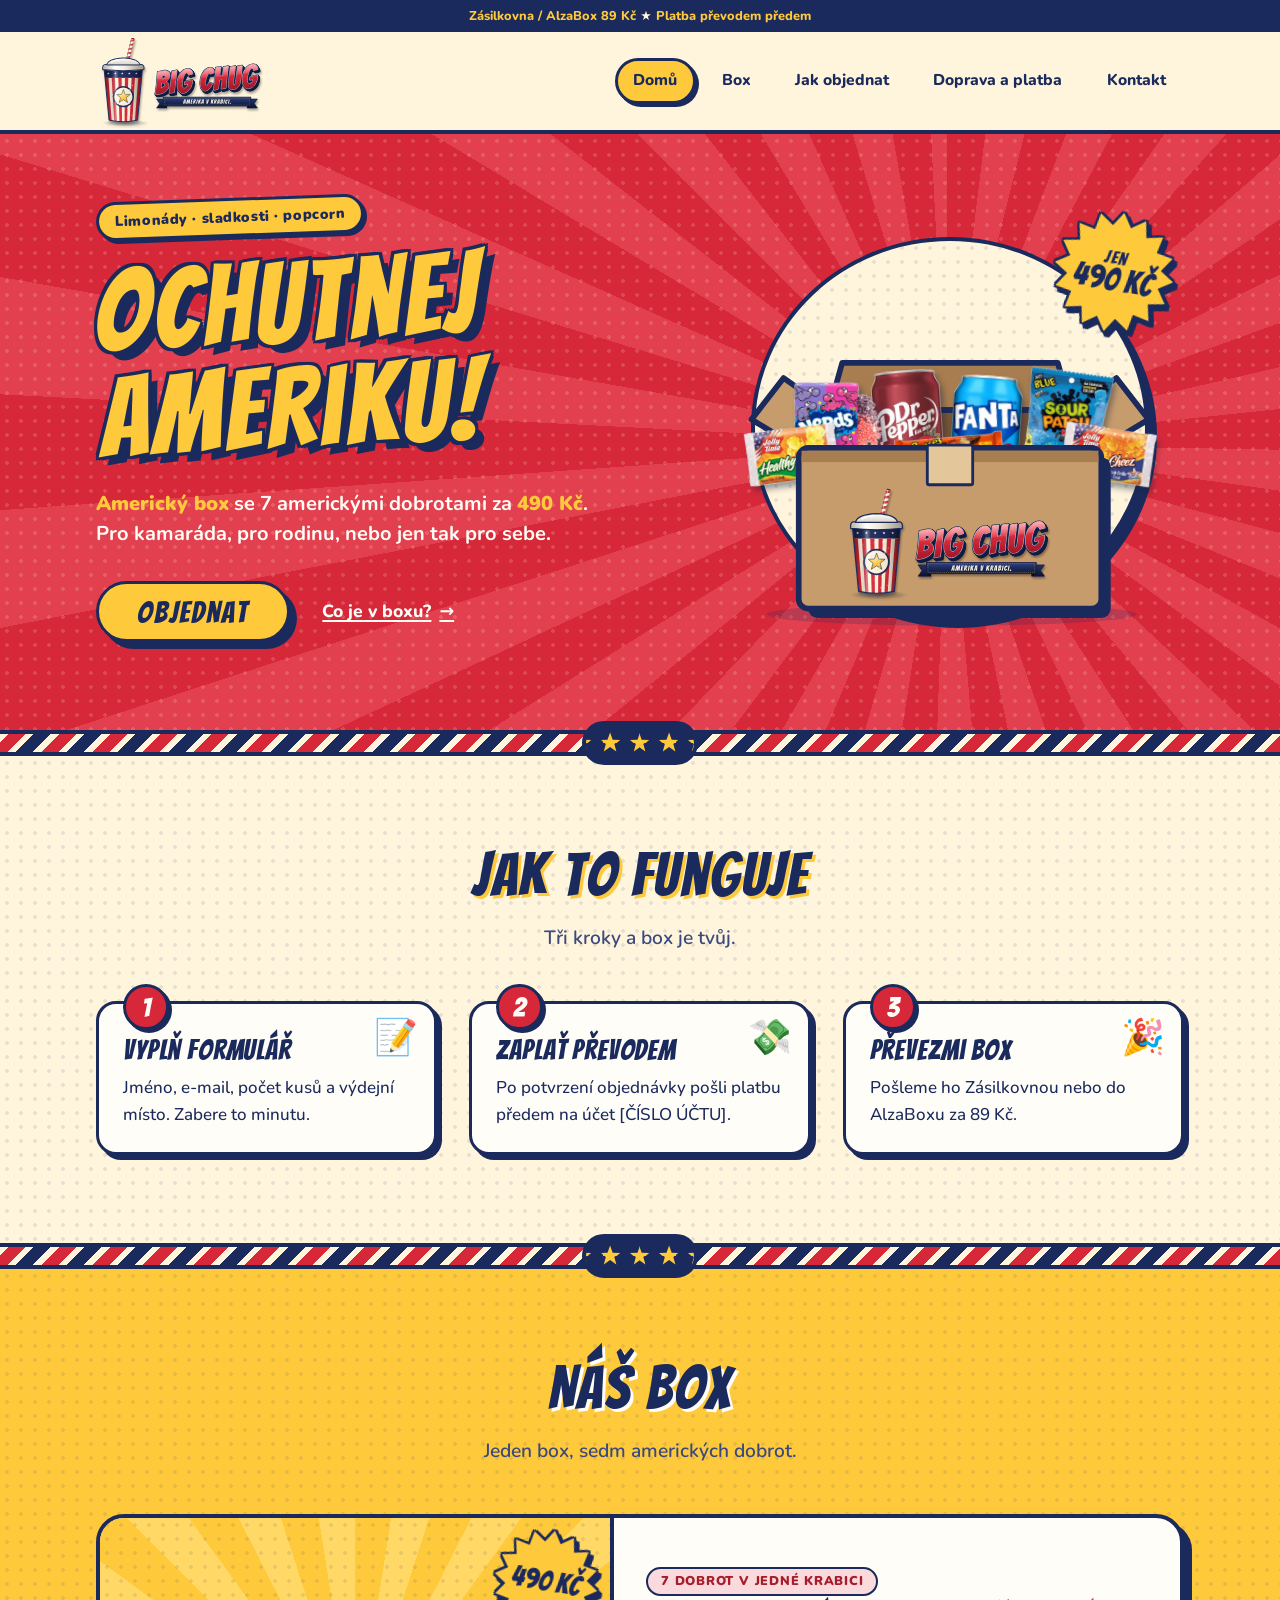
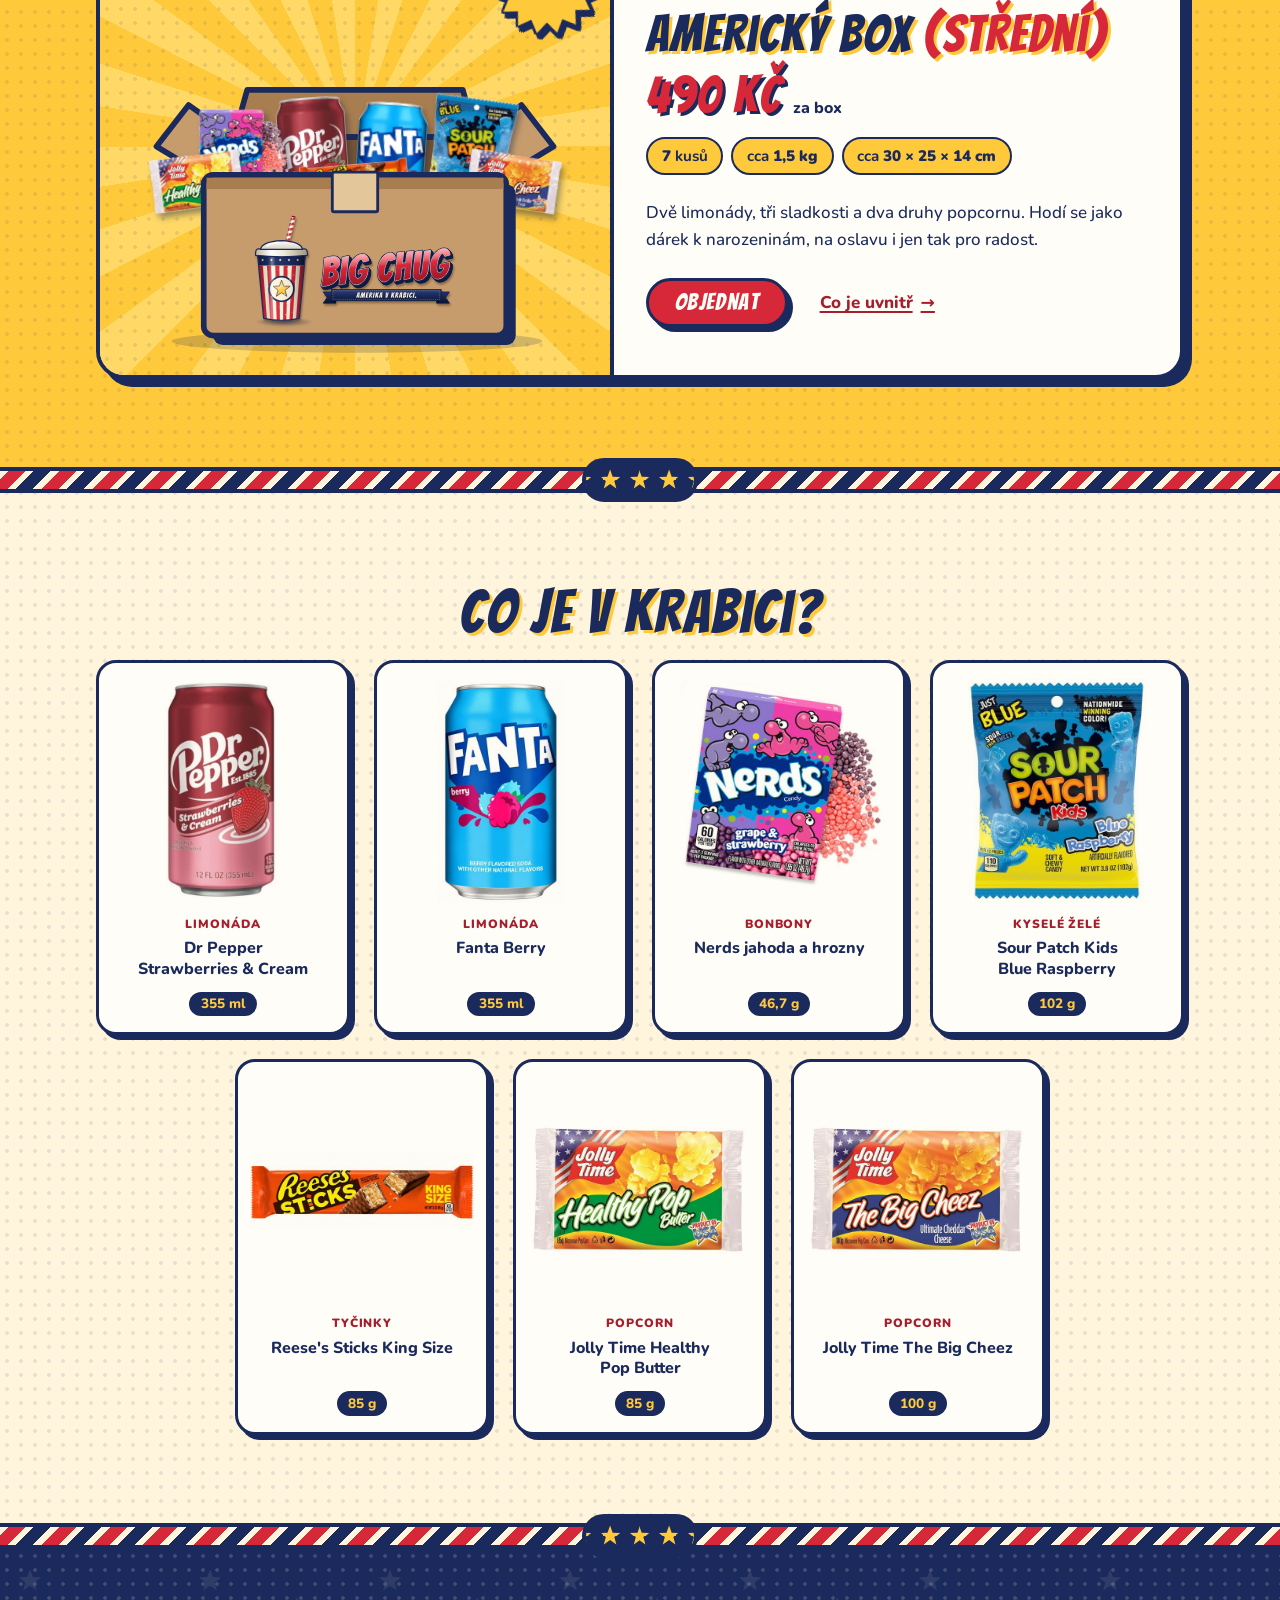
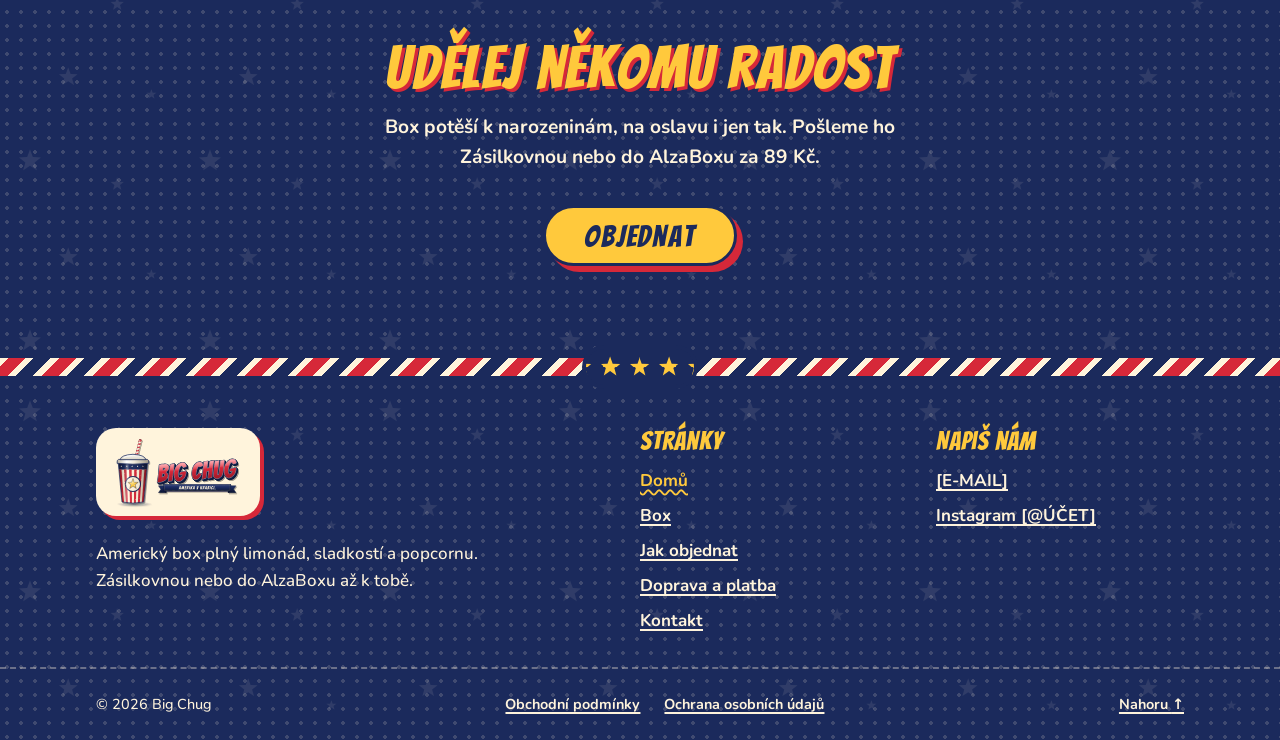
<file: index.html>
<!DOCTYPE html>
<html lang="cs">
<head>
  <meta charset="utf-8">
  <meta name="viewport" content="width=device-width, initial-scale=1">
  <title>Big Chug – Americký box plný dobrot</title>
  <meta name="description" content="Big Chug – Amerika v krabici. Americký box se 7 dobrotami: limonády, sladkosti a popcorn za 490 Kč. Zásilkovnou nebo do AlzaBoxu za 89 Kč.">
  <!-- Web zatím není zveřejněný: vyhledávače ho nemají indexovat. Před spuštěním smazat. -->
  <meta name="robots" content="noindex">
  <meta name="theme-color" content="#1B2A5C">

  <!-- Open Graph (náhled při sdílení odkazu) -->
  <meta property="og:type" content="website">
  <meta property="og:locale" content="cs_CZ">
  <meta property="og:site_name" content="Big Chug">
  <meta property="og:title" content="Big Chug – Americký box plný dobrot">
  <meta property="og:description" content="Big Chug – Amerika v krabici. Americký box se 7 dobrotami: limonády, sladkosti a popcorn za 490 Kč. Zásilkovnou nebo do AlzaBoxu za 89 Kč.">
  <!-- DOPLNIT před spuštěním: og:url a og:image (musí to být absolutní adresy, např. https://www.example.cz/img/og.jpg) -->

  <link rel="icon" href="logo/big-chug-emblem.svg" type="image/svg+xml">
  <link rel="apple-touch-icon" href="logo/big-chug-emblem.png">
  <link rel="stylesheet" href="css/style.css?v=202611131758">
  <script src="js/script.js?v=202611131758" defer></script>
</head>
<body>
  <a class="skip-link" href="#obsah">Přeskočit na obsah</a>


  <header class="site-header" id="nahoru">
    <p class="topbar">Zásilkovna / AlzaBox 89 Kč <span aria-hidden="true">★</span> Platba převodem předem</p>
    <div class="container site-header__inner">
      <a class="logo" href="index.html"><img class="logo__img" src="logo/big-chug-logo.svg" alt="Big Chug – Amerika v krabici." width="882" height="480"></a>

      <button class="nav-toggle" type="button" aria-expanded="false" aria-controls="hlavni-menu">
        <span class="nav-toggle__icon" aria-hidden="true"></span>
        <span class="nav-toggle__label">Menu</span>
      </button>

      <nav class="site-nav" id="hlavni-menu" aria-label="Hlavní menu">
        <ul class="site-nav__list">
          <li><a href="index.html" aria-current="page">Domů</a></li>
          <li><a href="krabice.html">Box</a></li>
          <li><a href="objednavka.html">Jak objednat</a></li>
          <li><a href="doprava-a-platba.html">Doprava a platba</a></li>
          <li><a href="kontakt.html">Kontakt</a></li>
        </ul>
      </nav>
    </div>
  </header>

  <main id="obsah" tabindex="-1">
    <section class="hero" aria-labelledby="hero-nadpis">
      <div class="container hero__inner">
        <div class="hero__text">
          <p class="hero__kicker">Limonády · sladkosti · popcorn</p>
          <h1 class="hero__title" id="hero-nadpis">Ochutnej Ameriku!</h1>
          <p class="hero__sub"><strong>Americký box</strong> se 7 americkými dobrotami za <strong>490 Kč</strong>. Pro kamaráda, pro rodinu, nebo jen tak pro sebe.</p>
          <div class="btn-row hero__actions">
            <a class="btn btn--big" href="objednavka.html">Objednat</a>
            <a class="link-more" href="krabice.html">Co je v boxu?</a>
          </div>
        </div>

        <div class="hero__art">
          <div class="scene">
            <svg class="scene__box scene__box--back" viewBox="0 0 440 320" aria-hidden="true" focusable="false">
              <ellipse class="sb-ground" cx="222" cy="306" rx="196" ry="12"/>
              <path class="sb-flap-back sb-ink" d="M106 40 L334 40 L348 90 L92 90 Z"/>
              <path class="sb-flap sb-ink" d="M60 130 L92 90 L44 56 L10 100 Z"/>
              <path class="sb-flap sb-ink" d="M380 130 L348 90 L396 56 L430 100 Z"/>
              <path class="sb-inside sb-ink" d="M92 90 L348 90 L380 130 L60 130 Z"/>
            </svg>
              <span class="scene__item scene__item--dr-pepper"><img src="img/vystrizene/dr-pepper.webp" alt="Dr Pepper Strawberries &amp; Cream" width="274" height="547" decoding="async"></span>
              <span class="scene__item scene__item--fanta-berry"><img src="img/vystrizene/fanta-berry.webp" alt="Fanta Berry" width="287" height="553" decoding="async"></span>
              <span class="scene__item scene__item--nerds"><img src="img/vystrizene/nerds.webp" alt="Nerds jahoda a hrozny" width="500" height="505" decoding="async"></span>
              <span class="scene__item scene__item--sour-patch"><img src="img/vystrizene/sour-patch.webp" alt="Sour Patch Kids Blue Raspberry" width="412" height="516" decoding="async"></span>
              <span class="scene__item scene__item--reese-sticks"><img src="img/vystrizene/reese-sticks.webp" alt="Reese's Sticks King Size" width="569" height="138" decoding="async"></span>
              <span class="scene__item scene__item--popcorn-butter"><img src="img/vystrizene/popcorn-butter.webp" alt="Jolly Time Healthy Pop Butter" width="538" height="323" decoding="async"></span>
              <span class="scene__item scene__item--popcorn-cheez"><img src="img/vystrizene/popcorn-cheez.webp" alt="Jolly Time The Big Cheez" width="538" height="323" decoding="async"></span>
            <svg class="scene__box scene__box--front" viewBox="0 0 440 320" aria-hidden="true" focusable="false">
              <rect class="sb-offset" x="70" y="140" width="320" height="170" rx="10"/>
              <rect class="sb-kraft sb-ink" x="60" y="130" width="320" height="170" rx="10"/>
              <rect class="sb-rim" x="63" y="133" width="314" height="12"/>
              <rect class="sb-tape sb-ink-thin" x="196" y="127" width="48" height="42" rx="2"/>
              <image class="sb-logo" href="logo/big-chug-logo.svg" x="106" y="168" width="228" height="124"/>
            </svg>
          </div>
          <p class="sticker" aria-hidden="true"><span class="sticker__inner"><small>jen</small> 490 Kč</span></p>
        </div>
      </div>
    </section>

    <div class="divider" aria-hidden="true"></div>

    <section class="section" id="jak-to-funguje" aria-labelledby="jak-nadpis">
      <div class="container">
        <h2 class="section-title" id="jak-nadpis">Jak to funguje</h2>
        <p class="section-lead">Tři kroky a box je tvůj.</p>
        <ol class="steps" data-reveal-group>
          <li class="step" data-reveal>
            <span class="step__icon" aria-hidden="true">📝</span>
            <h3 class="step__title">Vyplň formulář</h3>
            <p>Jméno, e-mail, počet kusů a výdejní místo. Zabere to minutu.</p>
          </li>
          <li class="step" data-reveal>
            <span class="step__icon" aria-hidden="true">💸</span>
            <h3 class="step__title">Zaplať převodem</h3>
            <p>Po potvrzení objednávky pošli platbu předem na účet [ČÍSLO ÚČTU].</p>
          </li>
          <li class="step" data-reveal>
            <span class="step__icon" aria-hidden="true">🎉</span>
            <h3 class="step__title">Převezmi box</h3>
            <p>Pošleme ho Zásilkovnou nebo do AlzaBoxu za 89 Kč.</p>
          </li>
        </ol>
      </div>
    </section>

    <div class="divider" aria-hidden="true"></div>

    <section class="section section--yellow" id="box" aria-labelledby="box-nadpis">
      <div class="container">
        <h2 class="section-title" id="box-nadpis">Náš box</h2>
        <p class="section-lead">Jeden box, sedm amerických dobrot.</p>
        <article class="box-card" data-reveal>
          <div class="box-card__media">
            <div class="scene">
              <svg class="scene__box scene__box--back" viewBox="0 0 440 320" aria-hidden="true" focusable="false">
                <ellipse class="sb-ground" cx="222" cy="306" rx="196" ry="12"/>
                <path class="sb-flap-back sb-ink" d="M106 40 L334 40 L348 90 L92 90 Z"/>
                <path class="sb-flap sb-ink" d="M60 130 L92 90 L44 56 L10 100 Z"/>
                <path class="sb-flap sb-ink" d="M380 130 L348 90 L396 56 L430 100 Z"/>
                <path class="sb-inside sb-ink" d="M92 90 L348 90 L380 130 L60 130 Z"/>
              </svg>
                <span class="scene__item scene__item--dr-pepper"><img src="img/vystrizene/dr-pepper.webp" alt="Dr Pepper Strawberries &amp; Cream" width="274" height="547" loading="lazy" decoding="async"></span>
                <span class="scene__item scene__item--fanta-berry"><img src="img/vystrizene/fanta-berry.webp" alt="Fanta Berry" width="287" height="553" loading="lazy" decoding="async"></span>
                <span class="scene__item scene__item--nerds"><img src="img/vystrizene/nerds.webp" alt="Nerds jahoda a hrozny" width="500" height="505" loading="lazy" decoding="async"></span>
                <span class="scene__item scene__item--sour-patch"><img src="img/vystrizene/sour-patch.webp" alt="Sour Patch Kids Blue Raspberry" width="412" height="516" loading="lazy" decoding="async"></span>
                <span class="scene__item scene__item--reese-sticks"><img src="img/vystrizene/reese-sticks.webp" alt="Reese's Sticks King Size" width="569" height="138" loading="lazy" decoding="async"></span>
                <span class="scene__item scene__item--popcorn-butter"><img src="img/vystrizene/popcorn-butter.webp" alt="Jolly Time Healthy Pop Butter" width="538" height="323" loading="lazy" decoding="async"></span>
                <span class="scene__item scene__item--popcorn-cheez"><img src="img/vystrizene/popcorn-cheez.webp" alt="Jolly Time The Big Cheez" width="538" height="323" loading="lazy" decoding="async"></span>
              <svg class="scene__box scene__box--front" viewBox="0 0 440 320" aria-hidden="true" focusable="false">
                <rect class="sb-offset" x="70" y="140" width="320" height="170" rx="10"/>
                <rect class="sb-kraft sb-ink" x="60" y="130" width="320" height="170" rx="10"/>
                <rect class="sb-rim" x="63" y="133" width="314" height="12"/>
                <rect class="sb-tape sb-ink-thin" x="196" y="127" width="48" height="42" rx="2"/>
                <image class="sb-logo" href="logo/big-chug-logo.svg" x="106" y="168" width="228" height="124"/>
              </svg>
            </div>
            <p class="sticker" aria-hidden="true"><span class="sticker__inner">490 Kč</span></p>
          </div>
          <div class="box-card__body">
            <p class="box-card__tag">7 dobrot v jedné krabici</p>
            <h3 class="box-card__title" id="box-karta">Americký box <span>(střední)</span></h3>
            <p class="box-card__price">490 Kč <small>za box</small></p>
            <ul class="facts">
              <li><strong>7</strong> kusů</li>
              <li>cca <strong>1,5 kg</strong></li>
              <li>cca <strong>30 × 25 × 14 cm</strong></li>
            </ul>
            <p class="box-card__text">Dvě limonády, tři sladkosti a dva druhy popcornu. Hodí se jako dárek k narozeninám, na oslavu i jen tak pro radost.</p>
            <div class="btn-row">
              <a class="btn btn--red" href="objednavka.html">Objednat</a>
              <a class="link-more" href="krabice.html#obsah-boxu">Co je uvnitř</a>
            </div>
          </div>
        </article>
      </div>
    </section>

    <div class="divider" aria-hidden="true"></div>

    <section class="section" id="co-je-v-krabici" aria-labelledby="co-je-nadpis">
      <div class="container">
        <h2 class="section-title" id="co-je-nadpis">Co je v krabici?</h2>
        <ul class="items" data-reveal-group>
          <li class="item" data-reveal>
            <img class="item__photo" src="img/dr-pepper.jpg" alt="Dr Pepper Strawberries &amp; Cream" width="570" height="570" loading="lazy" decoding="async">
            <p class="item__type">Limonáda</p>
            <h3 class="item__name">Dr Pepper Strawberries &amp; Cream</h3>
            <p class="item__size">355 ml</p>
          </li>
          <li class="item" data-reveal>
            <img class="item__photo" src="img/fanta-berry.jpg" alt="Fanta Berry" width="570" height="570" loading="lazy" decoding="async">
            <p class="item__type">Limonáda</p>
            <h3 class="item__name">Fanta Berry</h3>
            <p class="item__size">355 ml</p>
          </li>
          <li class="item" data-reveal>
            <img class="item__photo" src="img/nerds.jpg" alt="Nerds jahoda a hrozny" width="570" height="570" loading="lazy" decoding="async">
            <p class="item__type">Bonbony</p>
            <h3 class="item__name">Nerds jahoda a hrozny</h3>
            <p class="item__size">46,7 g</p>
          </li>
          <li class="item" data-reveal>
            <img class="item__photo" src="img/sour-patch.jpg" alt="Sour Patch Kids Blue Raspberry" width="422" height="530" loading="lazy" decoding="async">
            <p class="item__type">Kyselé želé</p>
            <h3 class="item__name">Sour Patch Kids Blue Raspberry</h3>
            <p class="item__size">102 g</p>
          </li>
          <li class="item" data-reveal>
            <img class="item__photo" src="img/reese-sticks.jpg" alt="Reese's Sticks King Size" width="570" height="570" loading="lazy" decoding="async">
            <p class="item__type">Tyčinky</p>
            <h3 class="item__name">Reese's Sticks King Size</h3>
            <p class="item__size">85 g</p>
          </li>
          <li class="item" data-reveal>
            <img class="item__photo" src="img/popcorn-butter.jpg" alt="Jolly Time Healthy Pop Butter" width="570" height="570" loading="lazy" decoding="async">
            <p class="item__type">Popcorn</p>
            <h3 class="item__name">Jolly Time Healthy Pop Butter</h3>
            <p class="item__size">85 g</p>
          </li>
          <li class="item" data-reveal>
            <img class="item__photo" src="img/popcorn-cheez.jpg" alt="Jolly Time The Big Cheez" width="570" height="570" loading="lazy" decoding="async">
            <p class="item__type">Popcorn</p>
            <h3 class="item__name">Jolly Time The Big Cheez</h3>
            <p class="item__size">100 g</p>
          </li>
        </ul>
      </div>
    </section>

    <div class="divider" aria-hidden="true"></div>
    <section class="section section--navy cta" aria-labelledby="cta-nadpis">
      <div class="container" data-reveal>
        <h2 class="section-title" id="cta-nadpis">Udělej někomu radost</h2>
        <p>Box potěší k narozeninám, na oslavu i jen tak. Pošleme ho Zásilkovnou nebo do AlzaBoxu za 89 Kč.</p>
        <a class="btn btn--big" href="objednavka.html">Objednat</a>
      </div>
    </section>
  </main>

  <div class="divider" aria-hidden="true"></div>
  <footer class="site-footer">
    <div class="container site-footer__grid">
      <div class="site-footer__brand">
        <p class="site-footer__logo"><img class="site-footer__logo-img" src="logo/big-chug-logo.svg" alt="Big Chug – Amerika v krabici." width="882" height="480" loading="lazy"></p>
        <p>Americký box plný limonád, sladkostí a popcornu. Zásilkovnou nebo do AlzaBoxu až k tobě.</p>
      </div>

      <nav aria-labelledby="paticka-stranky">
        <h2 class="site-footer__title" id="paticka-stranky">Stránky</h2>
        <ul class="site-footer__list">
          <li><a href="index.html" aria-current="page">Domů</a></li>
          <li><a href="krabice.html">Box</a></li>
          <li><a href="objednavka.html">Jak objednat</a></li>
          <li><a href="doprava-a-platba.html">Doprava a platba</a></li>
          <li><a href="kontakt.html">Kontakt</a></li>
        </ul>
      </nav>

      <div>
        <h2 class="site-footer__title">Napiš nám</h2>
        <ul class="site-footer__list">
          <li><a href="mailto:[E-MAIL]">[E-MAIL]</a></li>
          <li><a href="https://www.instagram.com/[ÚČET]/">Instagram [@ÚČET]</a></li>
        </ul>
      </div>
    </div>

    <div class="site-footer__bottom">
      <div class="container site-footer__bottom-inner">
        <p>© 2026 Big Chug</p>
        <ul class="site-footer__legal">
          <li><a href="obchodni-podminky.html">Obchodní podmínky</a></li>
          <li><a href="ochrana-osobnich-udaju.html">Ochrana osobních údajů</a></li>
        </ul>
        <a href="#nahoru">Nahoru <span aria-hidden="true">↑</span></a>
      </div>
    </div>
  </footer>
</body>
</html>
</file>
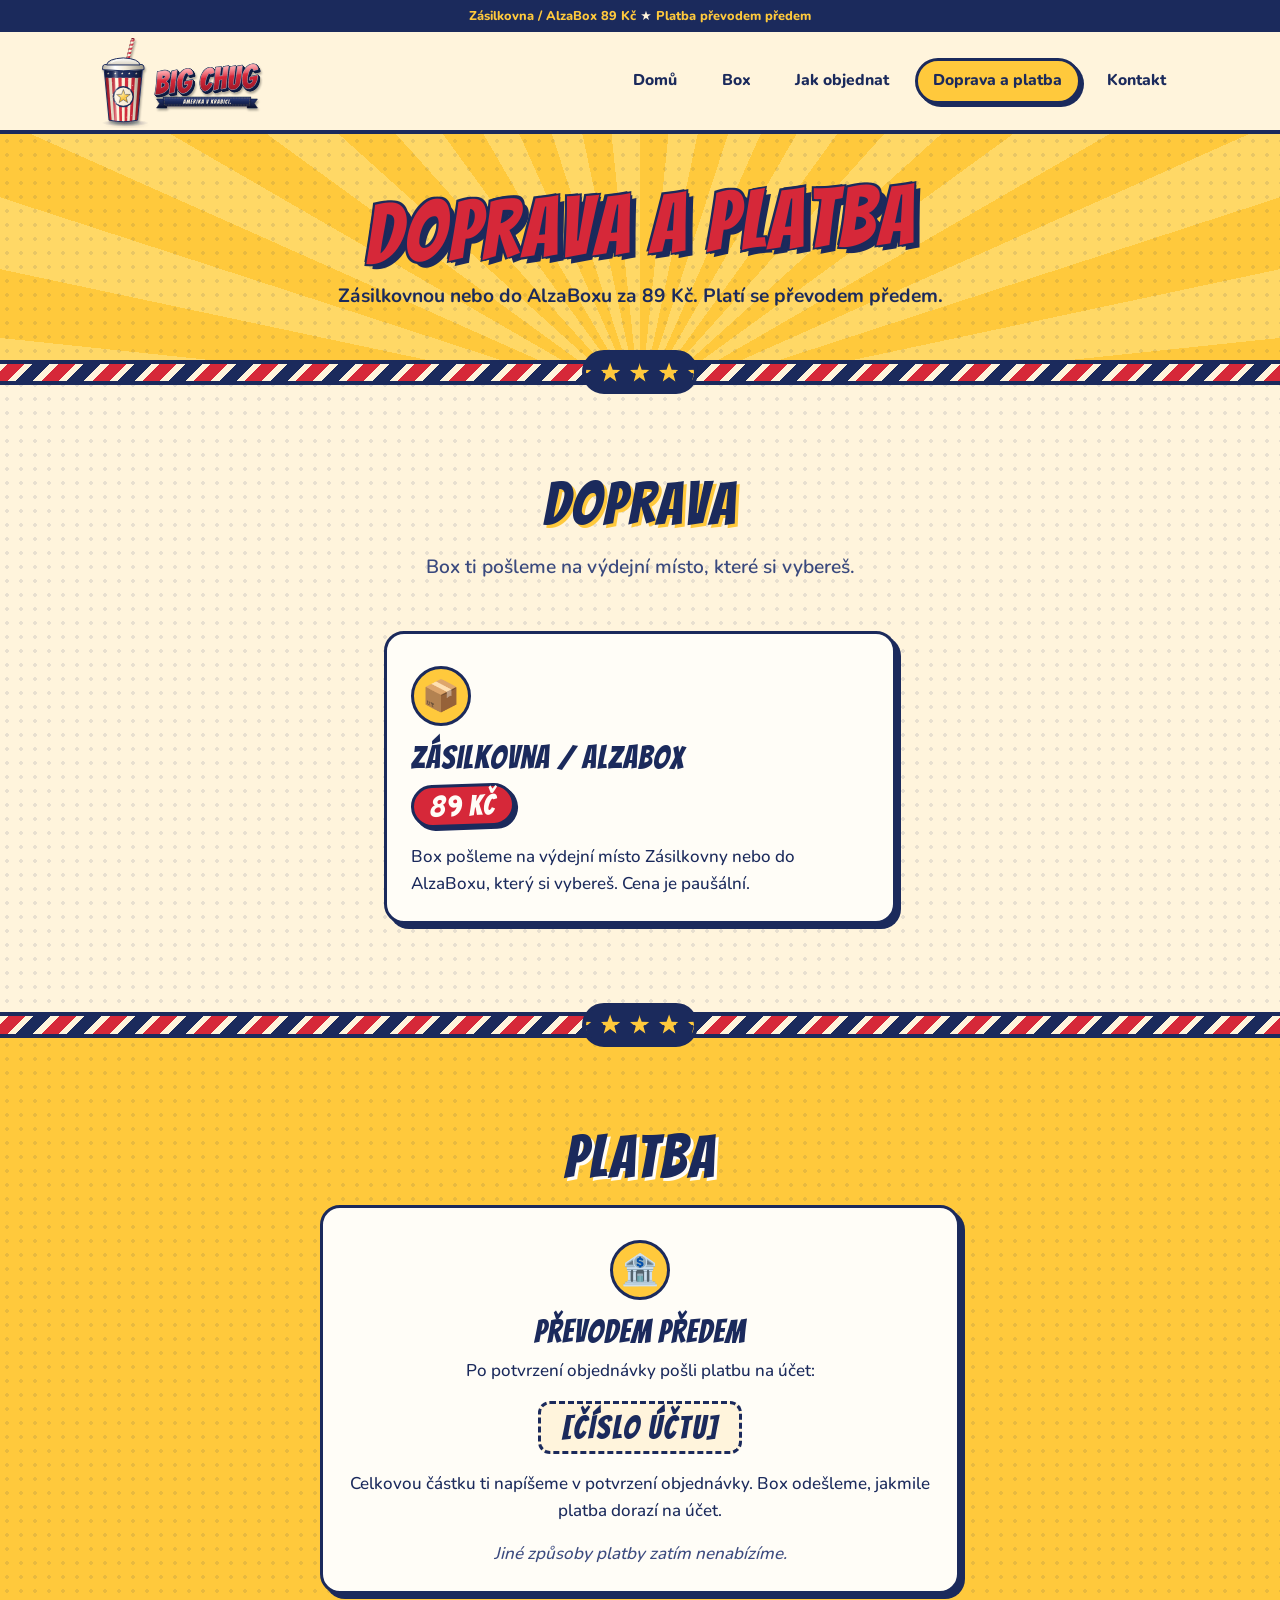
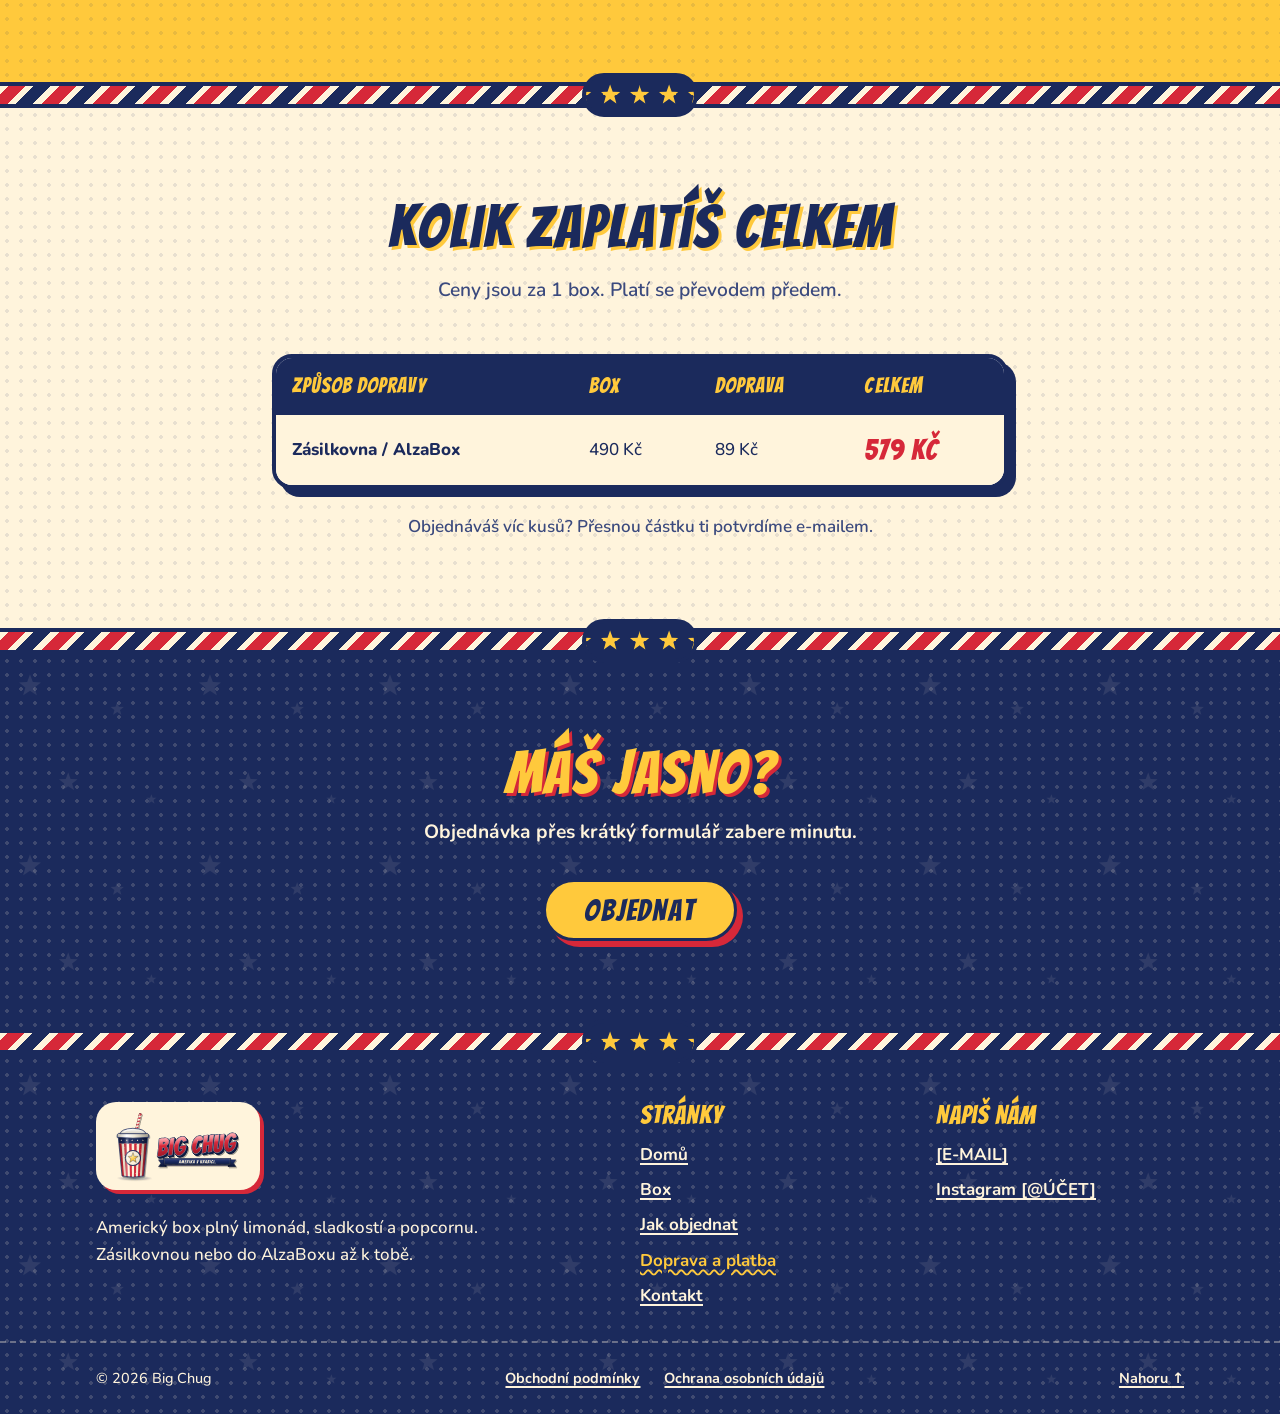
<file: doprava-a-platba.html>
<!DOCTYPE html>
<html lang="cs">
<head>
  <meta charset="utf-8">
  <meta name="viewport" content="width=device-width, initial-scale=1">
  <title>Doprava a platba – Big Chug</title>
  <meta name="description" content="Doprava Zásilkovnou nebo do AlzaBoxu za 89 Kč. Platba převodem předem. Celkem 579 Kč za box včetně dopravy.">
  <!-- Web zatím není zveřejněný: vyhledávače ho nemají indexovat. Před spuštěním smazat. -->
  <meta name="robots" content="noindex">
  <meta name="theme-color" content="#1B2A5C">

  <!-- Open Graph (náhled při sdílení odkazu) -->
  <meta property="og:type" content="website">
  <meta property="og:locale" content="cs_CZ">
  <meta property="og:site_name" content="Big Chug">
  <meta property="og:title" content="Doprava a platba – Big Chug">
  <meta property="og:description" content="Doprava Zásilkovnou nebo do AlzaBoxu za 89 Kč. Platba převodem předem. Celkem 579 Kč za box včetně dopravy.">
  <!-- DOPLNIT před spuštěním: og:url a og:image (musí to být absolutní adresy, např. https://www.example.cz/img/og.jpg) -->

  <link rel="icon" href="logo/big-chug-emblem.svg" type="image/svg+xml">
  <link rel="apple-touch-icon" href="logo/big-chug-emblem.png">
  <link rel="stylesheet" href="css/style.css?v=202611131758">
  <script src="js/script.js?v=202611131758" defer></script>
</head>
<body>
  <a class="skip-link" href="#obsah">Přeskočit na obsah</a>

  <header class="site-header" id="nahoru">
    <p class="topbar">Zásilkovna / AlzaBox 89 Kč <span aria-hidden="true">★</span> Platba převodem předem</p>
    <div class="container site-header__inner">
      <a class="logo" href="index.html"><img class="logo__img" src="logo/big-chug-logo.svg" alt="Big Chug – Amerika v krabici." width="882" height="480"></a>

      <button class="nav-toggle" type="button" aria-expanded="false" aria-controls="hlavni-menu">
        <span class="nav-toggle__icon" aria-hidden="true"></span>
        <span class="nav-toggle__label">Menu</span>
      </button>

      <nav class="site-nav" id="hlavni-menu" aria-label="Hlavní menu">
        <ul class="site-nav__list">
          <li><a href="index.html">Domů</a></li>
          <li><a href="krabice.html">Box</a></li>
          <li><a href="objednavka.html">Jak objednat</a></li>
          <li><a href="doprava-a-platba.html" aria-current="page">Doprava a platba</a></li>
          <li><a href="kontakt.html">Kontakt</a></li>
        </ul>
      </nav>
    </div>
  </header>

  <main id="obsah" tabindex="-1">
    <section class="page-hero">
      <div class="container">
        <h1 class="page-hero__title">Doprava a platba</h1>
        <p class="page-hero__lead">Zásilkovnou nebo do AlzaBoxu za 89 Kč. Platí se převodem předem.</p>
      </div>
    </section>
    <div class="divider" aria-hidden="true"></div>

    <section class="section" id="doprava" aria-labelledby="doprava-nadpis">
      <div class="container">
        <h2 class="section-title" id="doprava-nadpis">Doprava</h2>
        <p class="section-lead">Box ti pošleme na výdejní místo, které si vybereš.</p>
        <ul class="card-grid card-grid--single" data-reveal-group>
          <li data-reveal>
            <article class="card">
              <span class="card__icon" aria-hidden="true">📦</span>
              <h3 class="card__title">Zásilkovna / AlzaBox</h3>
              <p class="card__price">89 Kč</p>
              <p>Box pošleme na výdejní místo Zásilkovny nebo do AlzaBoxu, který si vybereš. Cena je paušální.</p>
            </article>
          </li>
        </ul>
      </div>
    </section>

    <div class="divider" aria-hidden="true"></div>

    <section class="section section--yellow" id="platba" aria-labelledby="platba-nadpis">
      <div class="container">
        <h2 class="section-title" id="platba-nadpis">Platba</h2>
        <article class="card pay-card" data-reveal>
          <span class="card__icon" aria-hidden="true">🏦</span>
          <h3 class="card__title">Převodem předem</h3>
          <p>Po potvrzení objednávky pošli platbu na účet:</p>
          <p class="account">[ČÍSLO ÚČTU]</p>
          <p>Celkovou částku ti napíšeme v potvrzení objednávky. Box odešleme, jakmile platba dorazí na účet.</p>
          <p class="todo">Jiné způsoby platby zatím nenabízíme.</p>
        </article>
      </div>
    </section>

    <div class="divider" aria-hidden="true"></div>
    <section class="section" id="celkem" aria-labelledby="celkem-nadpis">
      <div class="container">
        <h2 class="section-title" id="celkem-nadpis">Kolik zaplatíš celkem</h2>
        <p class="section-lead">Ceny jsou za 1 box. Platí se převodem předem.</p>
        <div class="price-table-wrap" data-reveal>
          <table class="price-table">
            <caption class="visually-hidden">Cena za 1 box včetně dopravy</caption>
            <thead>
              <tr>
                <th scope="col">Způsob dopravy</th>
                <th scope="col">Box</th>
                <th scope="col">Doprava</th>
                <th scope="col">Celkem</th>
              </tr>
            </thead>
            <tbody>
              <tr>
                <th scope="row">Zásilkovna / AlzaBox</th>
                <td data-label="Box">490 Kč</td>
                <td data-label="Doprava">89 Kč</td>
                <td class="total" data-label="Celkem">579 Kč</td>
              </tr>
            </tbody>
          </table>
        </div>
        <p class="table-note">Objednáváš víc kusů? Přesnou částku ti potvrdíme e-mailem.</p>
      </div>
    </section>

    <div class="divider" aria-hidden="true"></div>
    <section class="section section--navy cta" aria-labelledby="cta-nadpis">
      <div class="container" data-reveal>
        <h2 class="section-title" id="cta-nadpis">Máš jasno?</h2>
        <p>Objednávka přes krátký formulář zabere minutu.</p>
        <a class="btn btn--big" href="objednavka.html">Objednat</a>
      </div>
    </section>
  </main>

  <div class="divider" aria-hidden="true"></div>
  <footer class="site-footer">
    <div class="container site-footer__grid">
      <div class="site-footer__brand">
        <p class="site-footer__logo"><img class="site-footer__logo-img" src="logo/big-chug-logo.svg" alt="Big Chug – Amerika v krabici." width="882" height="480" loading="lazy"></p>
        <p>Americký box plný limonád, sladkostí a popcornu. Zásilkovnou nebo do AlzaBoxu až k tobě.</p>
      </div>

      <nav aria-labelledby="paticka-stranky">
        <h2 class="site-footer__title" id="paticka-stranky">Stránky</h2>
        <ul class="site-footer__list">
          <li><a href="index.html">Domů</a></li>
          <li><a href="krabice.html">Box</a></li>
          <li><a href="objednavka.html">Jak objednat</a></li>
          <li><a href="doprava-a-platba.html" aria-current="page">Doprava a platba</a></li>
          <li><a href="kontakt.html">Kontakt</a></li>
        </ul>
      </nav>

      <div>
        <h2 class="site-footer__title">Napiš nám</h2>
        <ul class="site-footer__list">
          <li><a href="mailto:[E-MAIL]">[E-MAIL]</a></li>
          <li><a href="https://www.instagram.com/[ÚČET]/">Instagram [@ÚČET]</a></li>
        </ul>
      </div>
    </div>

    <div class="site-footer__bottom">
      <div class="container site-footer__bottom-inner">
        <p>© 2026 Big Chug</p>
        <ul class="site-footer__legal">
          <li><a href="obchodni-podminky.html">Obchodní podmínky</a></li>
          <li><a href="ochrana-osobnich-udaju.html">Ochrana osobních údajů</a></li>
        </ul>
        <a href="#nahoru">Nahoru <span aria-hidden="true">↑</span></a>
      </div>
    </div>
  </footer>
</body>
</html>
</file>
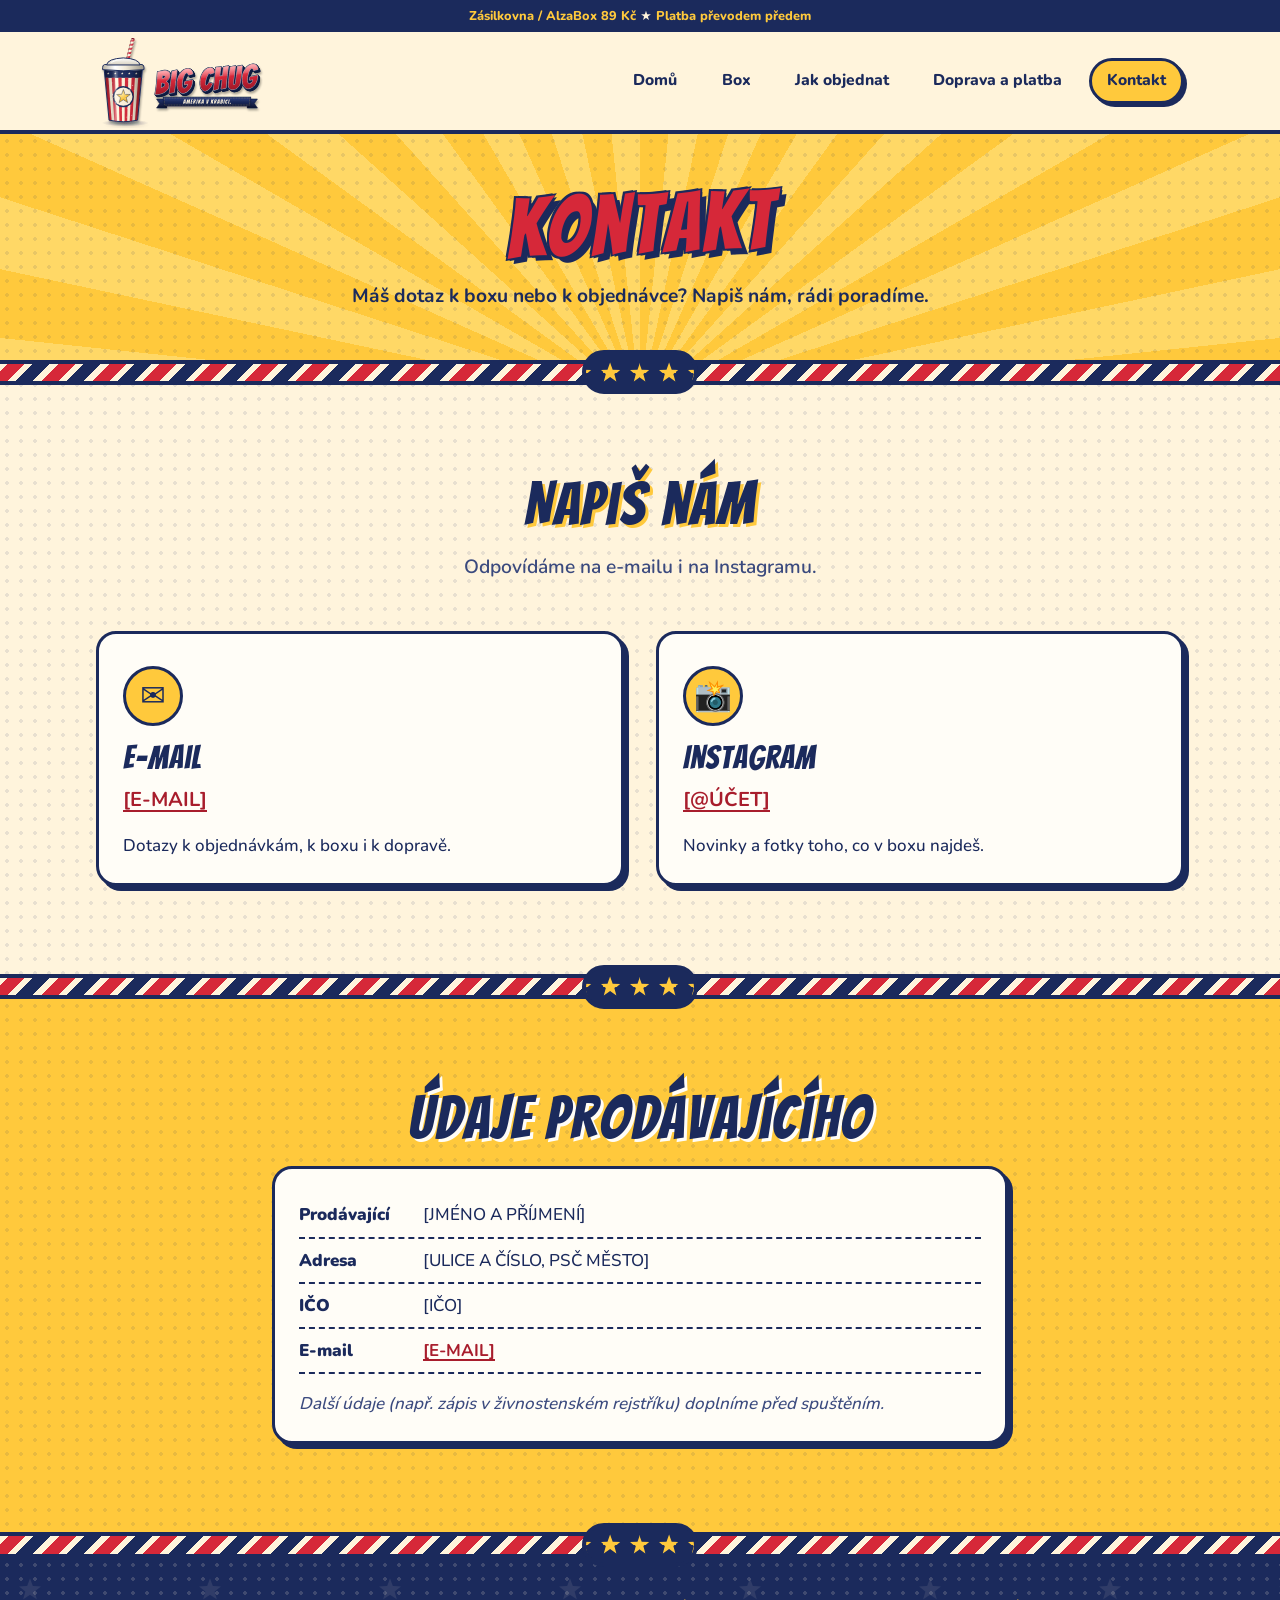
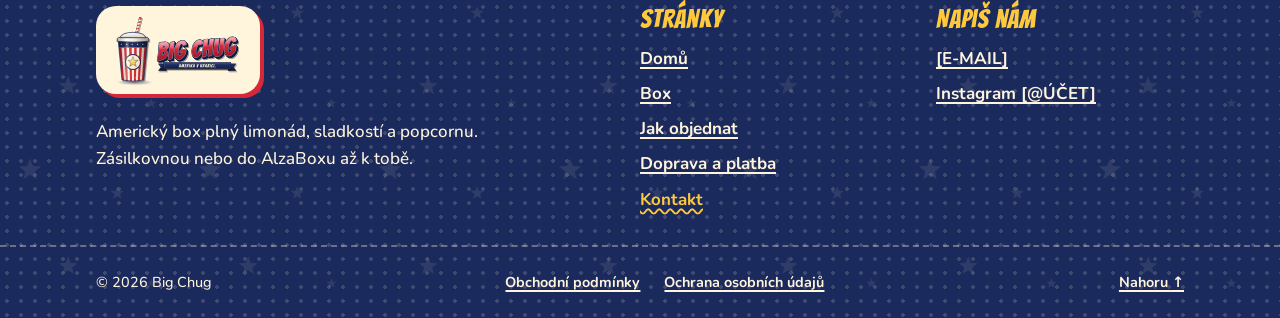
<file: kontakt.html>
<!DOCTYPE html>
<html lang="cs">
<head>
  <meta charset="utf-8">
  <meta name="viewport" content="width=device-width, initial-scale=1">
  <title>Kontakt – Big Chug</title>
  <meta name="description" content="Máš dotaz k Americkému boxu nebo k objednávce? Napiš nám e-mail nebo zprávu na Instagramu. Najdeš tu i údaje prodávajícího.">
  <!-- Web zatím není zveřejněný: vyhledávače ho nemají indexovat. Před spuštěním smazat. -->
  <meta name="robots" content="noindex">
  <meta name="theme-color" content="#1B2A5C">

  <!-- Open Graph (náhled při sdílení odkazu) -->
  <meta property="og:type" content="website">
  <meta property="og:locale" content="cs_CZ">
  <meta property="og:site_name" content="Big Chug">
  <meta property="og:title" content="Kontakt – Big Chug">
  <meta property="og:description" content="Máš dotaz k Americkému boxu nebo k objednávce? Napiš nám e-mail nebo zprávu na Instagramu. Najdeš tu i údaje prodávajícího.">
  <!-- DOPLNIT před spuštěním: og:url a og:image (musí to být absolutní adresy, např. https://www.example.cz/img/og.jpg) -->

  <link rel="icon" href="logo/big-chug-emblem.svg" type="image/svg+xml">
  <link rel="apple-touch-icon" href="logo/big-chug-emblem.png">
  <link rel="stylesheet" href="css/style.css?v=202611131758">
  <script src="js/script.js?v=202611131758" defer></script>
</head>
<body>
  <a class="skip-link" href="#obsah">Přeskočit na obsah</a>

  <header class="site-header" id="nahoru">
    <p class="topbar">Zásilkovna / AlzaBox 89 Kč <span aria-hidden="true">★</span> Platba převodem předem</p>
    <div class="container site-header__inner">
      <a class="logo" href="index.html"><img class="logo__img" src="logo/big-chug-logo.svg" alt="Big Chug – Amerika v krabici." width="882" height="480"></a>

      <button class="nav-toggle" type="button" aria-expanded="false" aria-controls="hlavni-menu">
        <span class="nav-toggle__icon" aria-hidden="true"></span>
        <span class="nav-toggle__label">Menu</span>
      </button>

      <nav class="site-nav" id="hlavni-menu" aria-label="Hlavní menu">
        <ul class="site-nav__list">
          <li><a href="index.html">Domů</a></li>
          <li><a href="krabice.html">Box</a></li>
          <li><a href="objednavka.html">Jak objednat</a></li>
          <li><a href="doprava-a-platba.html">Doprava a platba</a></li>
          <li><a href="kontakt.html" aria-current="page">Kontakt</a></li>
        </ul>
      </nav>
    </div>
  </header>

  <main id="obsah" tabindex="-1">
    <section class="page-hero">
      <div class="container">
        <h1 class="page-hero__title">Kontakt</h1>
        <p class="page-hero__lead">Máš dotaz k boxu nebo k objednávce? Napiš nám, rádi poradíme.</p>
      </div>
    </section>
    <div class="divider" aria-hidden="true"></div>

    <section class="section" aria-labelledby="napis-nadpis">
      <div class="container">
        <h2 class="section-title" id="napis-nadpis">Napiš nám</h2>
        <p class="section-lead">Odpovídáme na e-mailu i na Instagramu.</p>
        <ul class="card-grid" data-reveal-group>
          <li data-reveal>
            <article class="card">
              <span class="card__icon" aria-hidden="true">✉️</span>
              <h3 class="card__title">E-mail</h3>
              <p><a class="big-link" href="mailto:[E-MAIL]">[E-MAIL]</a></p>
              <p>Dotazy k objednávkám, k boxu i k dopravě.</p>
            </article>
          </li>
          <li data-reveal>
            <article class="card">
              <span class="card__icon" aria-hidden="true">📸</span>
              <h3 class="card__title">Instagram</h3>
              <p><a class="big-link" href="https://www.instagram.com/[ÚČET]/">[@ÚČET]</a></p>
              <p>Novinky a fotky toho, co v boxu najdeš.</p>
            </article>
          </li>
        </ul>
      </div>
    </section>

    <div class="divider" aria-hidden="true"></div>

    <section class="section section--yellow" id="prodavajici" aria-labelledby="prodavajici-nadpis">
      <div class="container narrow">
        <h2 class="section-title" id="prodavajici-nadpis">Údaje prodávajícího</h2>
        <div class="card" data-reveal>
          <address class="seller">
            <dl class="seller-list">
              <div><dt>Prodávající</dt><dd>[JMÉNO A PŘÍJMENÍ]</dd></div>
              <div><dt>Adresa</dt><dd>[ULICE A ČÍSLO, PSČ MĚSTO]</dd></div>
              <div><dt>IČO</dt><dd>[IČO]</dd></div>
              <div><dt>E-mail</dt><dd><a href="mailto:[E-MAIL]">[E-MAIL]</a></dd></div>
            </dl>
          </address>
          <p class="todo">Další údaje (např. zápis v živnostenském rejstříku) doplníme před spuštěním.</p>
        </div>
      </div>
    </section>
  </main>

  <div class="divider" aria-hidden="true"></div>
  <footer class="site-footer">
    <div class="container site-footer__grid">
      <div class="site-footer__brand">
        <p class="site-footer__logo"><img class="site-footer__logo-img" src="logo/big-chug-logo.svg" alt="Big Chug – Amerika v krabici." width="882" height="480" loading="lazy"></p>
        <p>Americký box plný limonád, sladkostí a popcornu. Zásilkovnou nebo do AlzaBoxu až k tobě.</p>
      </div>

      <nav aria-labelledby="paticka-stranky">
        <h2 class="site-footer__title" id="paticka-stranky">Stránky</h2>
        <ul class="site-footer__list">
          <li><a href="index.html">Domů</a></li>
          <li><a href="krabice.html">Box</a></li>
          <li><a href="objednavka.html">Jak objednat</a></li>
          <li><a href="doprava-a-platba.html">Doprava a platba</a></li>
          <li><a href="kontakt.html" aria-current="page">Kontakt</a></li>
        </ul>
      </nav>

      <div>
        <h2 class="site-footer__title">Napiš nám</h2>
        <ul class="site-footer__list">
          <li><a href="mailto:[E-MAIL]">[E-MAIL]</a></li>
          <li><a href="https://www.instagram.com/[ÚČET]/">Instagram [@ÚČET]</a></li>
        </ul>
      </div>
    </div>

    <div class="site-footer__bottom">
      <div class="container site-footer__bottom-inner">
        <p>© 2026 Big Chug</p>
        <ul class="site-footer__legal">
          <li><a href="obchodni-podminky.html">Obchodní podmínky</a></li>
          <li><a href="ochrana-osobnich-udaju.html">Ochrana osobních údajů</a></li>
        </ul>
        <a href="#nahoru">Nahoru <span aria-hidden="true">↑</span></a>
      </div>
    </div>
  </footer>
</body>
</html>
</file>
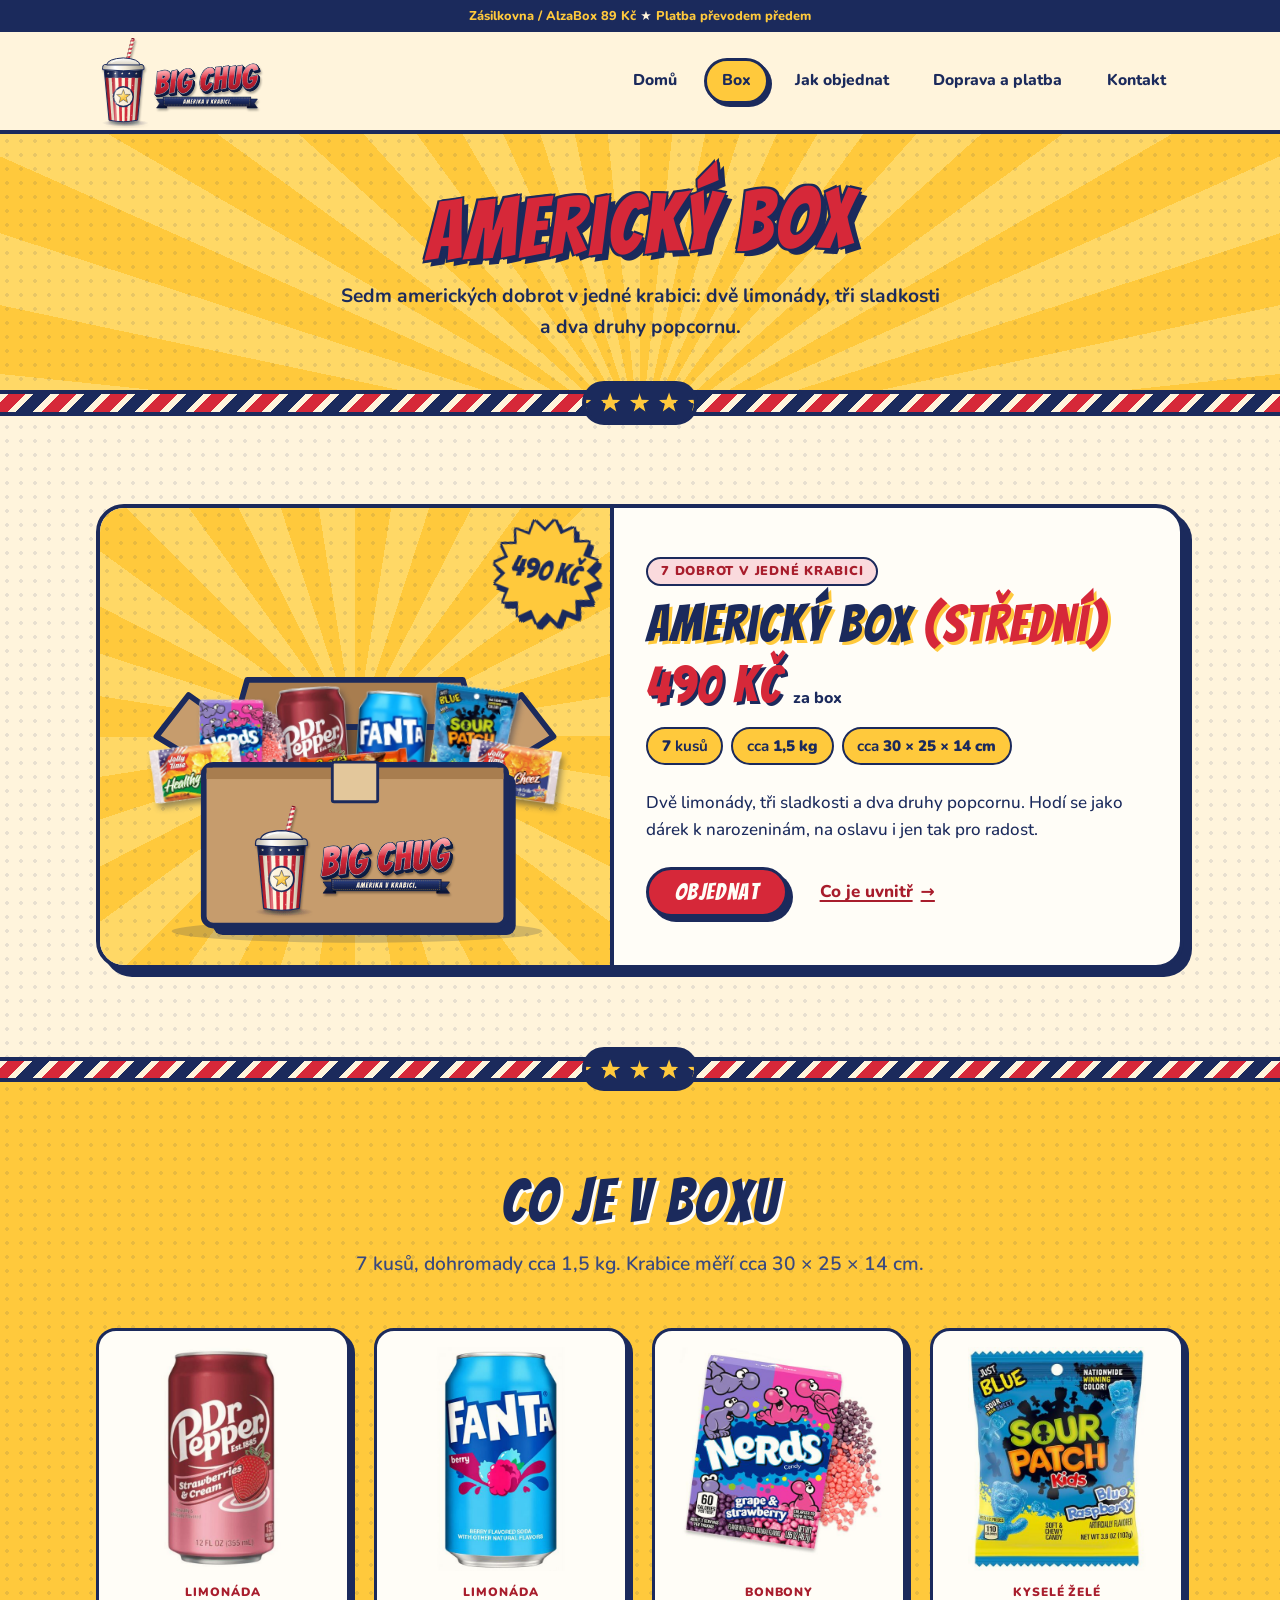
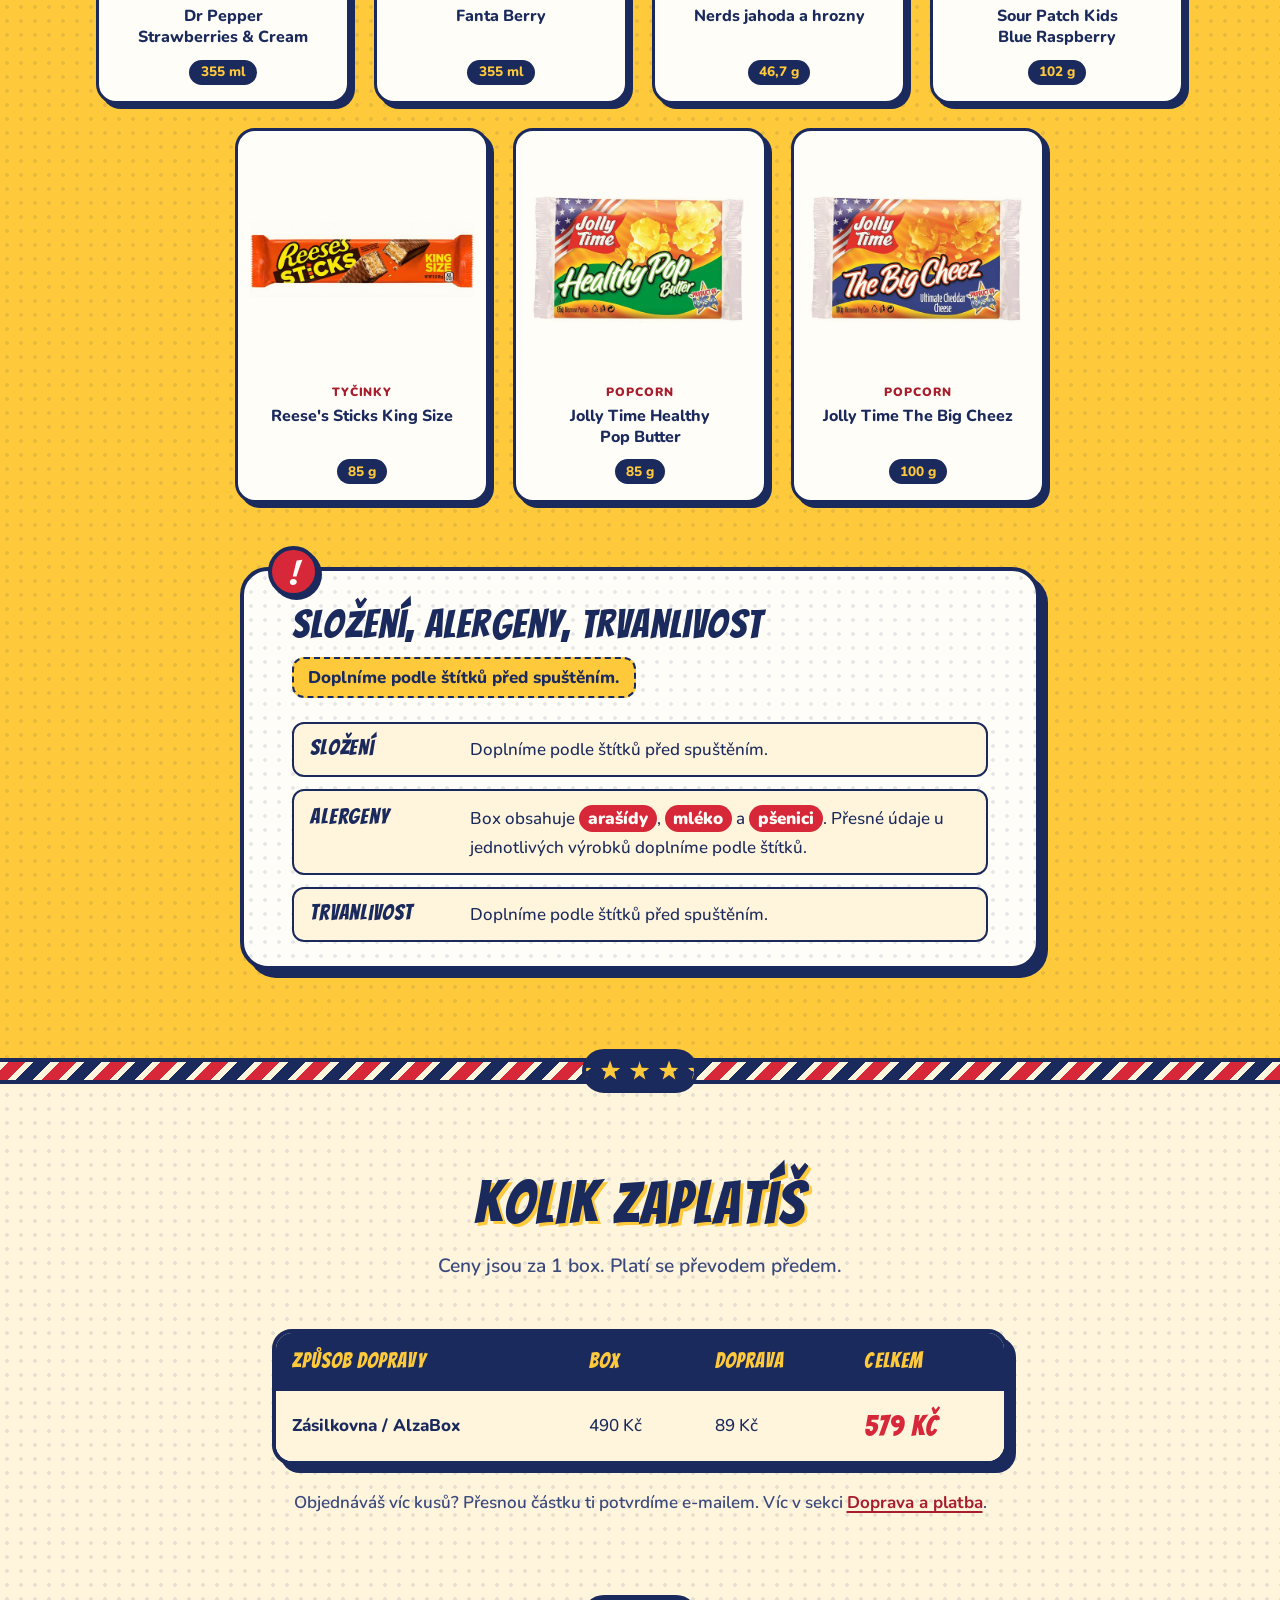
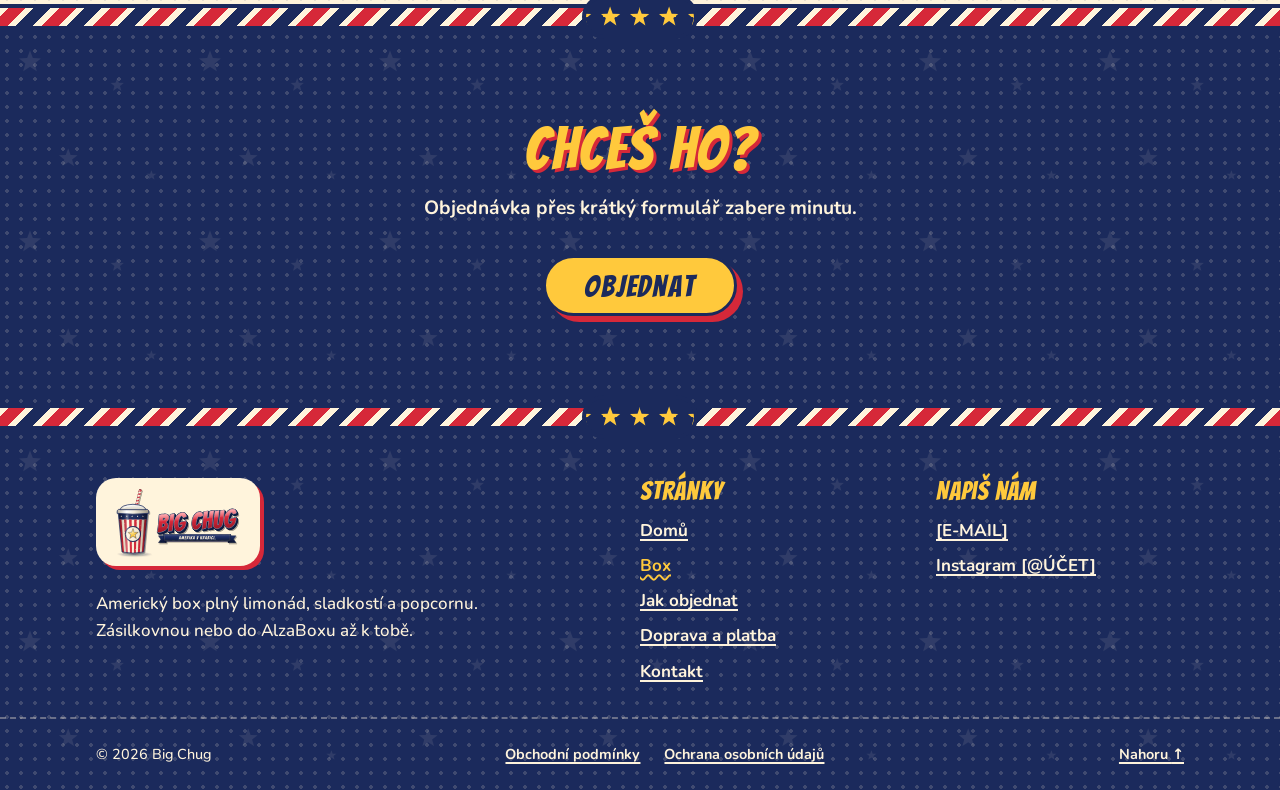
<file: krabice.html>
<!DOCTYPE html>
<html lang="cs">
<head>
  <meta charset="utf-8">
  <meta name="viewport" content="width=device-width, initial-scale=1">
  <title>Americký box – Big Chug</title>
  <meta name="description" content="Co je v Americkém boxu: Dr Pepper, Fanta Berry, Nerds, Sour Patch Kids, Reese's Sticks a dva druhy popcornu. Cca 1,5 kg za 490 Kč.">
  <!-- Web zatím není zveřejněný: vyhledávače ho nemají indexovat. Před spuštěním smazat. -->
  <meta name="robots" content="noindex">
  <meta name="theme-color" content="#1B2A5C">

  <!-- Open Graph (náhled při sdílení odkazu) -->
  <meta property="og:type" content="website">
  <meta property="og:locale" content="cs_CZ">
  <meta property="og:site_name" content="Big Chug">
  <meta property="og:title" content="Americký box – Big Chug">
  <meta property="og:description" content="Co je v Americkém boxu: Dr Pepper, Fanta Berry, Nerds, Sour Patch Kids, Reese's Sticks a dva druhy popcornu. Cca 1,5 kg za 490 Kč.">
  <!-- DOPLNIT před spuštěním: og:url a og:image (musí to být absolutní adresy, např. https://www.example.cz/img/og.jpg) -->

  <link rel="icon" href="logo/big-chug-emblem.svg" type="image/svg+xml">
  <link rel="apple-touch-icon" href="logo/big-chug-emblem.png">
  <link rel="stylesheet" href="css/style.css?v=202611131758">
  <script src="js/script.js?v=202611131758" defer></script>
</head>
<body>
  <a class="skip-link" href="#obsah">Přeskočit na obsah</a>

  <header class="site-header" id="nahoru">
    <p class="topbar">Zásilkovna / AlzaBox 89 Kč <span aria-hidden="true">★</span> Platba převodem předem</p>
    <div class="container site-header__inner">
      <a class="logo" href="index.html"><img class="logo__img" src="logo/big-chug-logo.svg" alt="Big Chug – Amerika v krabici." width="882" height="480"></a>

      <button class="nav-toggle" type="button" aria-expanded="false" aria-controls="hlavni-menu">
        <span class="nav-toggle__icon" aria-hidden="true"></span>
        <span class="nav-toggle__label">Menu</span>
      </button>

      <nav class="site-nav" id="hlavni-menu" aria-label="Hlavní menu">
        <ul class="site-nav__list">
          <li><a href="index.html">Domů</a></li>
          <li><a href="krabice.html" aria-current="page">Box</a></li>
          <li><a href="objednavka.html">Jak objednat</a></li>
          <li><a href="doprava-a-platba.html">Doprava a platba</a></li>
          <li><a href="kontakt.html">Kontakt</a></li>
        </ul>
      </nav>
    </div>
  </header>

  <main id="obsah" tabindex="-1">
    <section class="page-hero">
      <div class="container">
        <h1 class="page-hero__title">Americký box</h1>
        <p class="page-hero__lead">Sedm amerických dobrot v jedné krabici: dvě limonády, tři sladkosti a dva druhy popcornu.</p>
      </div>
    </section>
    <div class="divider" aria-hidden="true"></div>

    <section class="section" aria-labelledby="box-nadpis">
      <div class="container">
        <article class="box-card" data-reveal>
          <div class="box-card__media">
            <div class="scene">
              <svg class="scene__box scene__box--back" viewBox="0 0 440 320" aria-hidden="true" focusable="false">
                <ellipse class="sb-ground" cx="222" cy="306" rx="196" ry="12"/>
                <path class="sb-flap-back sb-ink" d="M106 40 L334 40 L348 90 L92 90 Z"/>
                <path class="sb-flap sb-ink" d="M60 130 L92 90 L44 56 L10 100 Z"/>
                <path class="sb-flap sb-ink" d="M380 130 L348 90 L396 56 L430 100 Z"/>
                <path class="sb-inside sb-ink" d="M92 90 L348 90 L380 130 L60 130 Z"/>
              </svg>
                <span class="scene__item scene__item--dr-pepper"><img src="img/vystrizene/dr-pepper.webp" alt="Dr Pepper Strawberries &amp; Cream" width="274" height="547" loading="lazy" decoding="async"></span>
                <span class="scene__item scene__item--fanta-berry"><img src="img/vystrizene/fanta-berry.webp" alt="Fanta Berry" width="287" height="553" loading="lazy" decoding="async"></span>
                <span class="scene__item scene__item--nerds"><img src="img/vystrizene/nerds.webp" alt="Nerds jahoda a hrozny" width="500" height="505" loading="lazy" decoding="async"></span>
                <span class="scene__item scene__item--sour-patch"><img src="img/vystrizene/sour-patch.webp" alt="Sour Patch Kids Blue Raspberry" width="412" height="516" loading="lazy" decoding="async"></span>
                <span class="scene__item scene__item--reese-sticks"><img src="img/vystrizene/reese-sticks.webp" alt="Reese's Sticks King Size" width="569" height="138" loading="lazy" decoding="async"></span>
                <span class="scene__item scene__item--popcorn-butter"><img src="img/vystrizene/popcorn-butter.webp" alt="Jolly Time Healthy Pop Butter" width="538" height="323" loading="lazy" decoding="async"></span>
                <span class="scene__item scene__item--popcorn-cheez"><img src="img/vystrizene/popcorn-cheez.webp" alt="Jolly Time The Big Cheez" width="538" height="323" loading="lazy" decoding="async"></span>
              <svg class="scene__box scene__box--front" viewBox="0 0 440 320" aria-hidden="true" focusable="false">
                <rect class="sb-offset" x="70" y="140" width="320" height="170" rx="10"/>
                <rect class="sb-kraft sb-ink" x="60" y="130" width="320" height="170" rx="10"/>
                <rect class="sb-rim" x="63" y="133" width="314" height="12"/>
                <rect class="sb-tape sb-ink-thin" x="196" y="127" width="48" height="42" rx="2"/>
                <image class="sb-logo" href="logo/big-chug-logo.svg" x="106" y="168" width="228" height="124"/>
              </svg>
            </div>
            <p class="sticker" aria-hidden="true"><span class="sticker__inner">490 Kč</span></p>
          </div>
          <div class="box-card__body">
            <p class="box-card__tag">7 dobrot v jedné krabici</p>
            <h2 class="box-card__title" id="box-nadpis">Americký box <span>(střední)</span></h2>
            <p class="box-card__price">490 Kč <small>za box</small></p>
            <ul class="facts">
              <li><strong>7</strong> kusů</li>
              <li>cca <strong>1,5 kg</strong></li>
              <li>cca <strong>30 × 25 × 14 cm</strong></li>
            </ul>
            <p class="box-card__text">Dvě limonády, tři sladkosti a dva druhy popcornu. Hodí se jako dárek k narozeninám, na oslavu i jen tak pro radost.</p>
            <div class="btn-row">
              <a class="btn btn--red" href="objednavka.html">Objednat</a>
              <a class="link-more" href="#obsah-boxu">Co je uvnitř</a>
            </div>
          </div>
        </article>
      </div>
    </section>

    <div class="divider" aria-hidden="true"></div>

    <section class="section section--yellow" id="obsah-boxu" aria-labelledby="obsah-nadpis">
      <div class="container">
        <h2 class="section-title" id="obsah-nadpis">Co je v boxu</h2>
        <p class="section-lead">7 kusů, dohromady cca 1,5 kg. Krabice měří cca 30 × 25 × 14 cm.</p>
        <ul class="items" data-reveal-group>
          <li class="item" data-reveal>
            <img class="item__photo" src="img/dr-pepper.jpg" alt="Dr Pepper Strawberries &amp; Cream" width="570" height="570" loading="lazy" decoding="async">
            <p class="item__type">Limonáda</p>
            <h3 class="item__name">Dr Pepper Strawberries &amp; Cream</h3>
            <p class="item__size">355 ml</p>
          </li>
          <li class="item" data-reveal>
            <img class="item__photo" src="img/fanta-berry.jpg" alt="Fanta Berry" width="570" height="570" loading="lazy" decoding="async">
            <p class="item__type">Limonáda</p>
            <h3 class="item__name">Fanta Berry</h3>
            <p class="item__size">355 ml</p>
          </li>
          <li class="item" data-reveal>
            <img class="item__photo" src="img/nerds.jpg" alt="Nerds jahoda a hrozny" width="570" height="570" loading="lazy" decoding="async">
            <p class="item__type">Bonbony</p>
            <h3 class="item__name">Nerds jahoda a hrozny</h3>
            <p class="item__size">46,7 g</p>
          </li>
          <li class="item" data-reveal>
            <img class="item__photo" src="img/sour-patch.jpg" alt="Sour Patch Kids Blue Raspberry" width="422" height="530" loading="lazy" decoding="async">
            <p class="item__type">Kyselé želé</p>
            <h3 class="item__name">Sour Patch Kids Blue Raspberry</h3>
            <p class="item__size">102 g</p>
          </li>
          <li class="item" data-reveal>
            <img class="item__photo" src="img/reese-sticks.jpg" alt="Reese's Sticks King Size" width="570" height="570" loading="lazy" decoding="async">
            <p class="item__type">Tyčinky</p>
            <h3 class="item__name">Reese's Sticks King Size</h3>
            <p class="item__size">85 g</p>
          </li>
          <li class="item" data-reveal>
            <img class="item__photo" src="img/popcorn-butter.jpg" alt="Jolly Time Healthy Pop Butter" width="570" height="570" loading="lazy" decoding="async">
            <p class="item__type">Popcorn</p>
            <h3 class="item__name">Jolly Time Healthy Pop Butter</h3>
            <p class="item__size">85 g</p>
          </li>
          <li class="item" data-reveal>
            <img class="item__photo" src="img/popcorn-cheez.jpg" alt="Jolly Time The Big Cheez" width="570" height="570" loading="lazy" decoding="async">
            <p class="item__type">Popcorn</p>
            <h3 class="item__name">Jolly Time The Big Cheez</h3>
            <p class="item__size">100 g</p>
          </li>
        </ul>

        <section class="notice-card" id="slozeni" aria-labelledby="slozeni-nadpis" data-reveal>
          <span class="notice-card__badge" aria-hidden="true">!</span>
          <h3 class="notice-card__title" id="slozeni-nadpis">Složení, alergeny, trvanlivost</h3>
          <p class="notice-card__todo">Doplníme podle štítků před spuštěním.</p>
          <dl class="spec-list">
            <div>
              <dt>Složení</dt>
              <dd>Doplníme podle štítků před spuštěním.</dd>
            </div>
            <div>
              <dt>Alergeny</dt>
              <dd>Box obsahuje <strong class="allergen">arašídy</strong>, <strong class="allergen">mléko</strong> a <strong class="allergen">pšenici</strong>. Přesné údaje u jednotlivých výrobků doplníme podle štítků.</dd>
            </div>
            <div>
              <dt>Trvanlivost</dt>
              <dd>Doplníme podle štítků před spuštěním.</dd>
            </div>
          </dl>
        </section>
      </div>
    </section>

    <div class="divider" aria-hidden="true"></div>

    <section class="section" id="cena" aria-labelledby="cena-nadpis">
      <div class="container">
        <h2 class="section-title" id="cena-nadpis">Kolik zaplatíš</h2>
        <p class="section-lead">Ceny jsou za 1 box. Platí se převodem předem.</p>
        <div class="price-table-wrap" data-reveal>
          <table class="price-table">
            <caption class="visually-hidden">Cena za 1 box včetně dopravy</caption>
            <thead>
              <tr>
                <th scope="col">Způsob dopravy</th>
                <th scope="col">Box</th>
                <th scope="col">Doprava</th>
                <th scope="col">Celkem</th>
              </tr>
            </thead>
            <tbody>
              <tr>
                <th scope="row">Zásilkovna / AlzaBox</th>
                <td data-label="Box">490 Kč</td>
                <td data-label="Doprava">89 Kč</td>
                <td class="total" data-label="Celkem">579 Kč</td>
              </tr>
            </tbody>
          </table>
        </div>
        <p class="table-note">Objednáváš víc kusů? Přesnou částku ti potvrdíme e-mailem. Víc v sekci <a href="doprava-a-platba.html">Doprava a platba</a>.</p>
      </div>
    </section>

    <div class="divider" aria-hidden="true"></div>
    <section class="section section--navy cta" aria-labelledby="cta-nadpis">
      <div class="container" data-reveal>
        <h2 class="section-title" id="cta-nadpis">Chceš ho?</h2>
        <p>Objednávka přes krátký formulář zabere minutu.</p>
        <a class="btn btn--big" href="objednavka.html">Objednat</a>
      </div>
    </section>
  </main>

  <div class="divider" aria-hidden="true"></div>
  <footer class="site-footer">
    <div class="container site-footer__grid">
      <div class="site-footer__brand">
        <p class="site-footer__logo"><img class="site-footer__logo-img" src="logo/big-chug-logo.svg" alt="Big Chug – Amerika v krabici." width="882" height="480" loading="lazy"></p>
        <p>Americký box plný limonád, sladkostí a popcornu. Zásilkovnou nebo do AlzaBoxu až k tobě.</p>
      </div>

      <nav aria-labelledby="paticka-stranky">
        <h2 class="site-footer__title" id="paticka-stranky">Stránky</h2>
        <ul class="site-footer__list">
          <li><a href="index.html">Domů</a></li>
          <li><a href="krabice.html" aria-current="page">Box</a></li>
          <li><a href="objednavka.html">Jak objednat</a></li>
          <li><a href="doprava-a-platba.html">Doprava a platba</a></li>
          <li><a href="kontakt.html">Kontakt</a></li>
        </ul>
      </nav>

      <div>
        <h2 class="site-footer__title">Napiš nám</h2>
        <ul class="site-footer__list">
          <li><a href="mailto:[E-MAIL]">[E-MAIL]</a></li>
          <li><a href="https://www.instagram.com/[ÚČET]/">Instagram [@ÚČET]</a></li>
        </ul>
      </div>
    </div>

    <div class="site-footer__bottom">
      <div class="container site-footer__bottom-inner">
        <p>© 2026 Big Chug</p>
        <ul class="site-footer__legal">
          <li><a href="obchodni-podminky.html">Obchodní podmínky</a></li>
          <li><a href="ochrana-osobnich-udaju.html">Ochrana osobních údajů</a></li>
        </ul>
        <a href="#nahoru">Nahoru <span aria-hidden="true">↑</span></a>
      </div>
    </div>
  </footer>
</body>
</html>
</file>
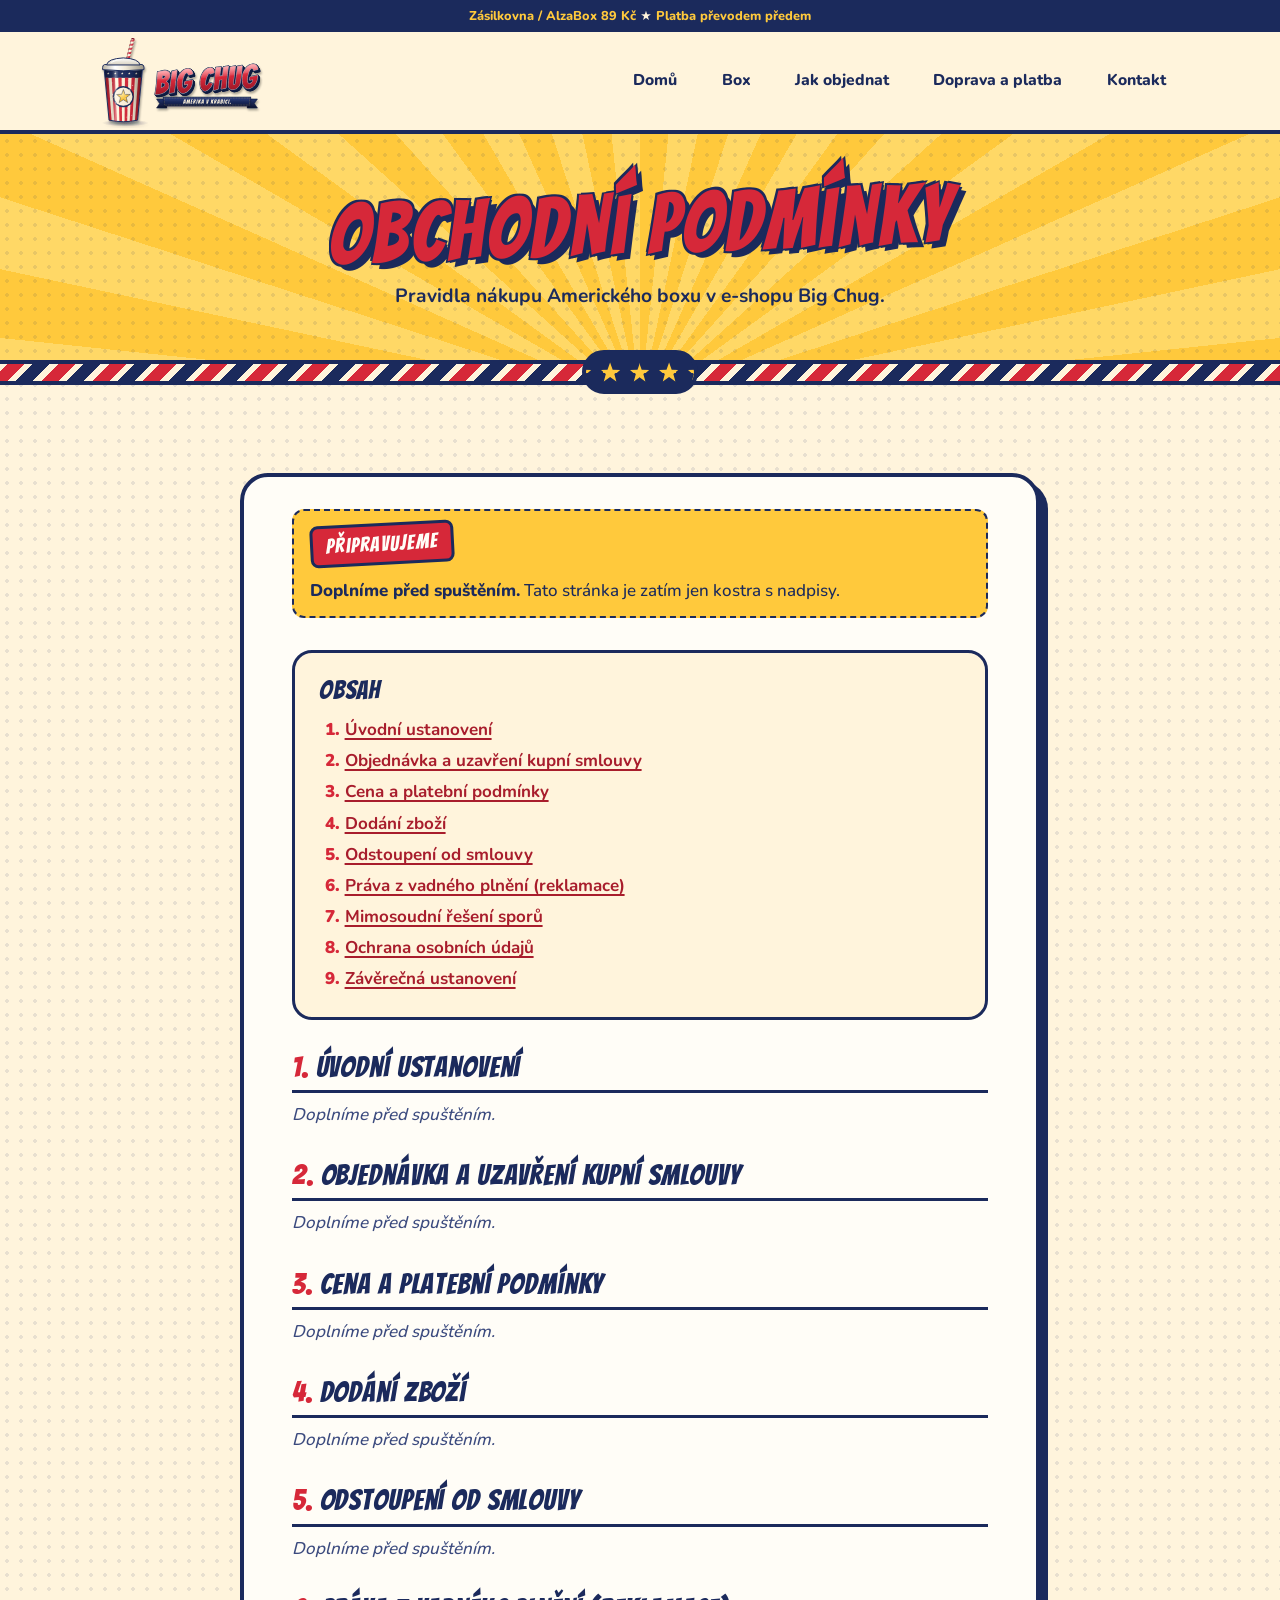
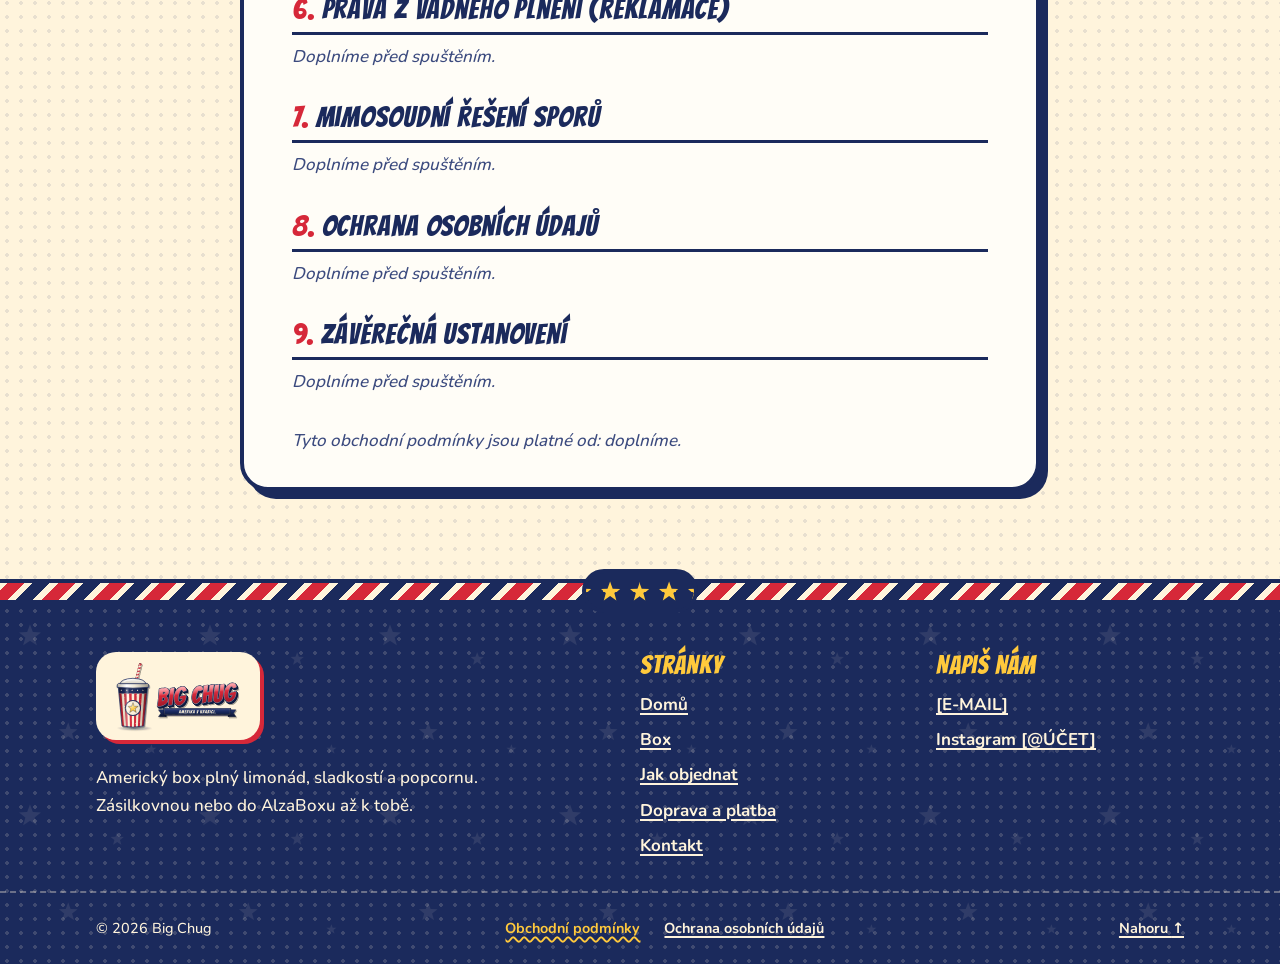
<file: obchodni-podminky.html>
<!DOCTYPE html>
<html lang="cs">
<head>
  <meta charset="utf-8">
  <meta name="viewport" content="width=device-width, initial-scale=1">
  <title>Obchodní podmínky – Big Chug</title>
  <meta name="description" content="Obchodní podmínky e-shopu Big Chug s Americkým boxem. Text doplníme před spuštěním.">
  <!-- Web zatím není zveřejněný: vyhledávače ho nemají indexovat. Před spuštěním smazat. -->
  <meta name="robots" content="noindex">
  <meta name="theme-color" content="#1B2A5C">

  <!-- Open Graph (náhled při sdílení odkazu) -->
  <meta property="og:type" content="website">
  <meta property="og:locale" content="cs_CZ">
  <meta property="og:site_name" content="Big Chug">
  <meta property="og:title" content="Obchodní podmínky – Big Chug">
  <meta property="og:description" content="Obchodní podmínky e-shopu Big Chug s Americkým boxem. Text doplníme před spuštěním.">
  <!-- DOPLNIT před spuštěním: og:url a og:image (musí to být absolutní adresy, např. https://www.example.cz/img/og.jpg) -->

  <link rel="icon" href="logo/big-chug-emblem.svg" type="image/svg+xml">
  <link rel="apple-touch-icon" href="logo/big-chug-emblem.png">
  <link rel="stylesheet" href="css/style.css?v=202611131758">
  <script src="js/script.js?v=202611131758" defer></script>
</head>
<body>
  <a class="skip-link" href="#obsah">Přeskočit na obsah</a>

  <header class="site-header" id="nahoru">
    <p class="topbar">Zásilkovna / AlzaBox 89 Kč <span aria-hidden="true">★</span> Platba převodem předem</p>
    <div class="container site-header__inner">
      <a class="logo" href="index.html"><img class="logo__img" src="logo/big-chug-logo.svg" alt="Big Chug – Amerika v krabici." width="882" height="480"></a>

      <button class="nav-toggle" type="button" aria-expanded="false" aria-controls="hlavni-menu">
        <span class="nav-toggle__icon" aria-hidden="true"></span>
        <span class="nav-toggle__label">Menu</span>
      </button>

      <nav class="site-nav" id="hlavni-menu" aria-label="Hlavní menu">
        <ul class="site-nav__list">
          <li><a href="index.html">Domů</a></li>
          <li><a href="krabice.html">Box</a></li>
          <li><a href="objednavka.html">Jak objednat</a></li>
          <li><a href="doprava-a-platba.html">Doprava a platba</a></li>
          <li><a href="kontakt.html">Kontakt</a></li>
        </ul>
      </nav>
    </div>
  </header>

  <main id="obsah" tabindex="-1">
    <section class="page-hero">
      <div class="container">
        <h1 class="page-hero__title">Obchodní podmínky</h1>
        <p class="page-hero__lead">Pravidla nákupu Amerického boxu v e-shopu Big Chug.</p>
      </div>
    </section>
    <div class="divider" aria-hidden="true"></div>

    <section class="section">
      <div class="container">
        <article class="doc">
          <div class="doc__notice">
            <span class="doc__stamp">Připravujeme</span>
            <p><strong>Doplníme před spuštěním.</strong> Tato stránka je zatím jen kostra s nadpisy.</p>
          </div>

          <nav class="toc" aria-labelledby="obsah-podminek">
            <h2 class="toc__title" id="obsah-podminek">Obsah</h2>
            <ol>
              <li><a href="#uvodni-ustanoveni">Úvodní ustanovení</a></li>
              <li><a href="#objednavka-a-smlouva">Objednávka a uzavření kupní smlouvy</a></li>
              <li><a href="#cena-a-platba">Cena a platební podmínky</a></li>
              <li><a href="#dodani">Dodání zboží</a></li>
              <li><a href="#odstoupeni">Odstoupení od smlouvy</a></li>
              <li><a href="#reklamace">Práva z vadného plnění (reklamace)</a></li>
              <li><a href="#spory">Mimosoudní řešení sporů</a></li>
              <li><a href="#osobni-udaje">Ochrana osobních údajů</a></li>
              <li><a href="#zaverecna-ustanoveni">Závěrečná ustanovení</a></li>
            </ol>
          </nav>

          <h2 class="doc__heading" id="uvodni-ustanoveni"><span>1.</span> Úvodní ustanovení</h2>
          <p class="todo">Doplníme před spuštěním.</p>

          <h2 class="doc__heading" id="objednavka-a-smlouva"><span>2.</span> Objednávka a uzavření kupní smlouvy</h2>
          <p class="todo">Doplníme před spuštěním.</p>

          <h2 class="doc__heading" id="cena-a-platba"><span>3.</span> Cena a platební podmínky</h2>
          <p class="todo">Doplníme před spuštěním.</p>

          <h2 class="doc__heading" id="dodani"><span>4.</span> Dodání zboží</h2>
          <p class="todo">Doplníme před spuštěním.</p>

          <h2 class="doc__heading" id="odstoupeni"><span>5.</span> Odstoupení od smlouvy</h2>
          <p class="todo">Doplníme před spuštěním.</p>

          <h2 class="doc__heading" id="reklamace"><span>6.</span> Práva z vadného plnění (reklamace)</h2>
          <p class="todo">Doplníme před spuštěním.</p>

          <h2 class="doc__heading" id="spory"><span>7.</span> Mimosoudní řešení sporů</h2>
          <p class="todo">Doplníme před spuštěním.</p>

          <h2 class="doc__heading" id="osobni-udaje"><span>8.</span> Ochrana osobních údajů</h2>
          <p class="todo">Doplníme před spuštěním.</p>

          <h2 class="doc__heading" id="zaverecna-ustanoveni"><span>9.</span> Závěrečná ustanovení</h2>
          <p class="todo">Doplníme před spuštěním.</p>

          <p class="todo doc__closing">Tyto obchodní podmínky jsou platné od: doplníme.</p>
        </article>
      </div>
    </section>
  </main>

  <div class="divider" aria-hidden="true"></div>
  <footer class="site-footer">
    <div class="container site-footer__grid">
      <div class="site-footer__brand">
        <p class="site-footer__logo"><img class="site-footer__logo-img" src="logo/big-chug-logo.svg" alt="Big Chug – Amerika v krabici." width="882" height="480" loading="lazy"></p>
        <p>Americký box plný limonád, sladkostí a popcornu. Zásilkovnou nebo do AlzaBoxu až k tobě.</p>
      </div>

      <nav aria-labelledby="paticka-stranky">
        <h2 class="site-footer__title" id="paticka-stranky">Stránky</h2>
        <ul class="site-footer__list">
          <li><a href="index.html">Domů</a></li>
          <li><a href="krabice.html">Box</a></li>
          <li><a href="objednavka.html">Jak objednat</a></li>
          <li><a href="doprava-a-platba.html">Doprava a platba</a></li>
          <li><a href="kontakt.html">Kontakt</a></li>
        </ul>
      </nav>

      <div>
        <h2 class="site-footer__title">Napiš nám</h2>
        <ul class="site-footer__list">
          <li><a href="mailto:[E-MAIL]">[E-MAIL]</a></li>
          <li><a href="https://www.instagram.com/[ÚČET]/">Instagram [@ÚČET]</a></li>
        </ul>
      </div>
    </div>

    <div class="site-footer__bottom">
      <div class="container site-footer__bottom-inner">
        <p>© 2026 Big Chug</p>
        <ul class="site-footer__legal">
          <li><a href="obchodni-podminky.html" aria-current="page">Obchodní podmínky</a></li>
          <li><a href="ochrana-osobnich-udaju.html">Ochrana osobních údajů</a></li>
        </ul>
        <a href="#nahoru">Nahoru <span aria-hidden="true">↑</span></a>
      </div>
    </div>
  </footer>
</body>
</html>
</file>
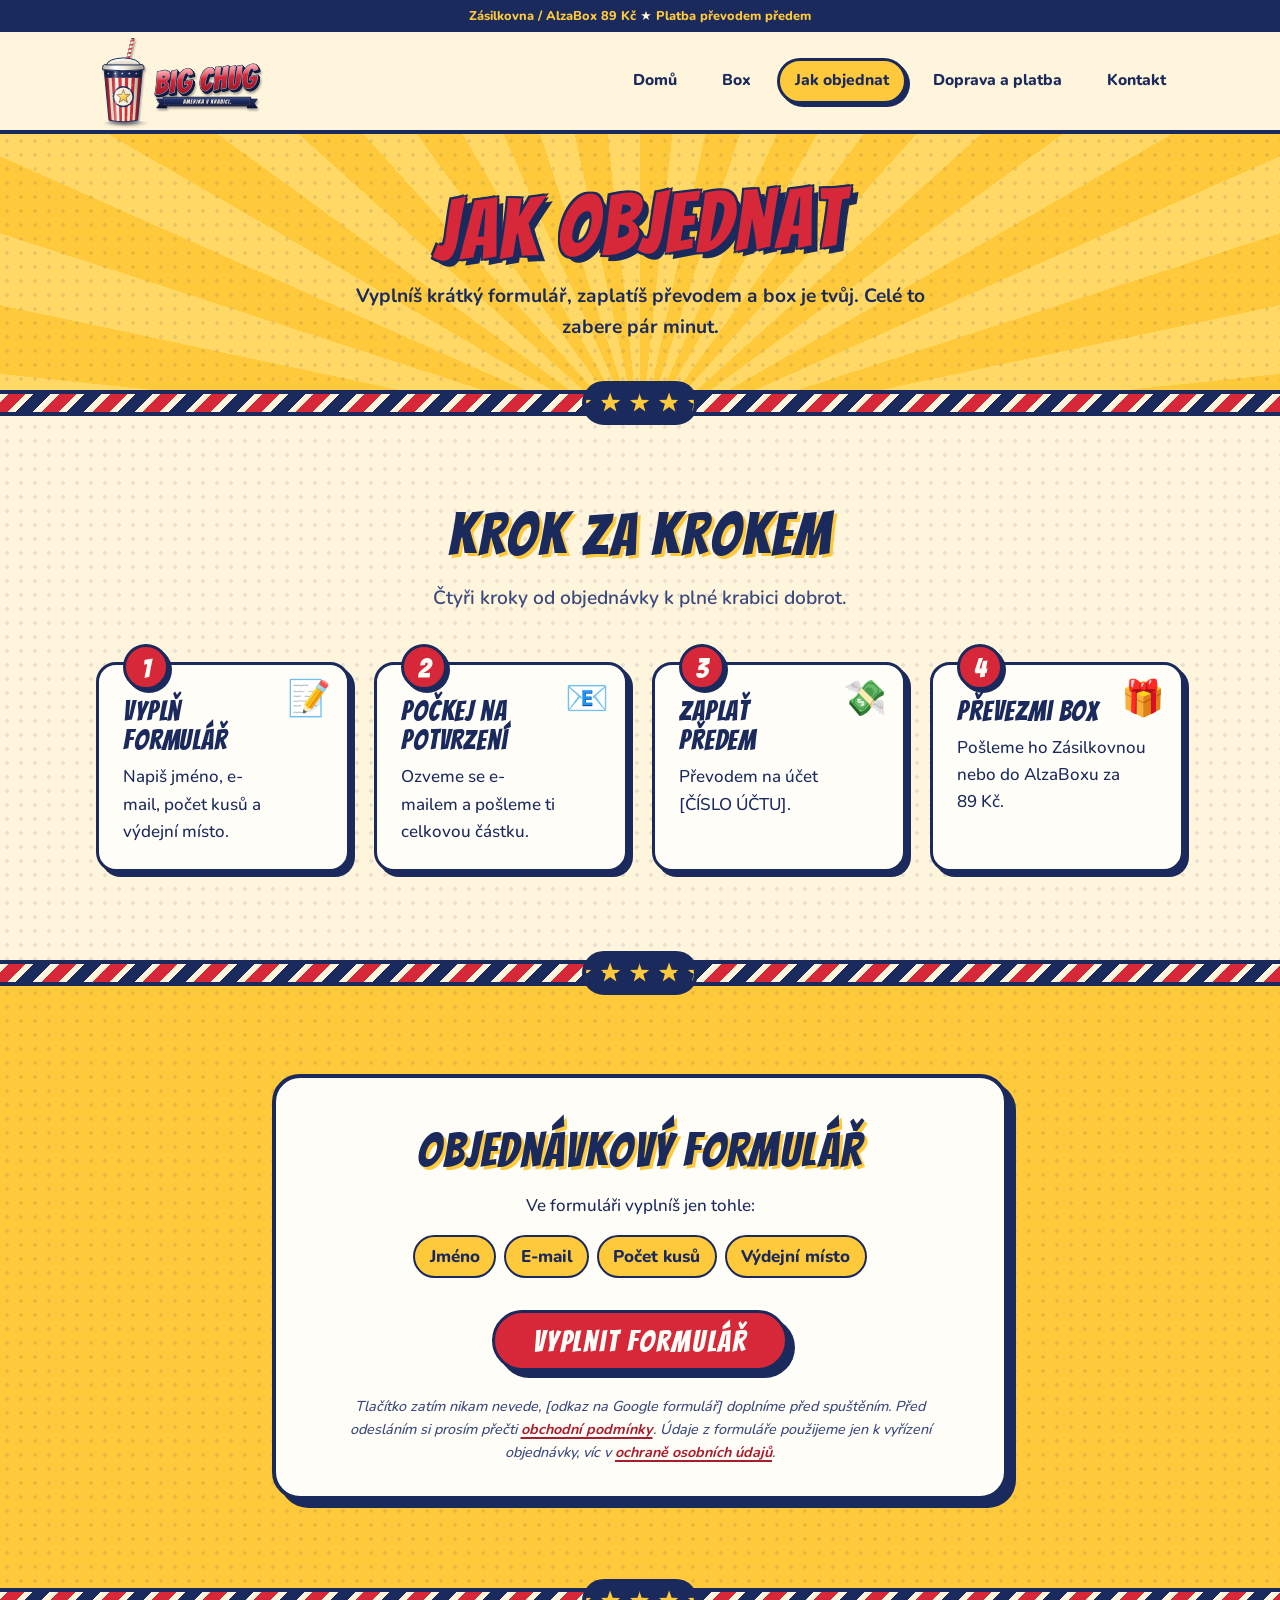
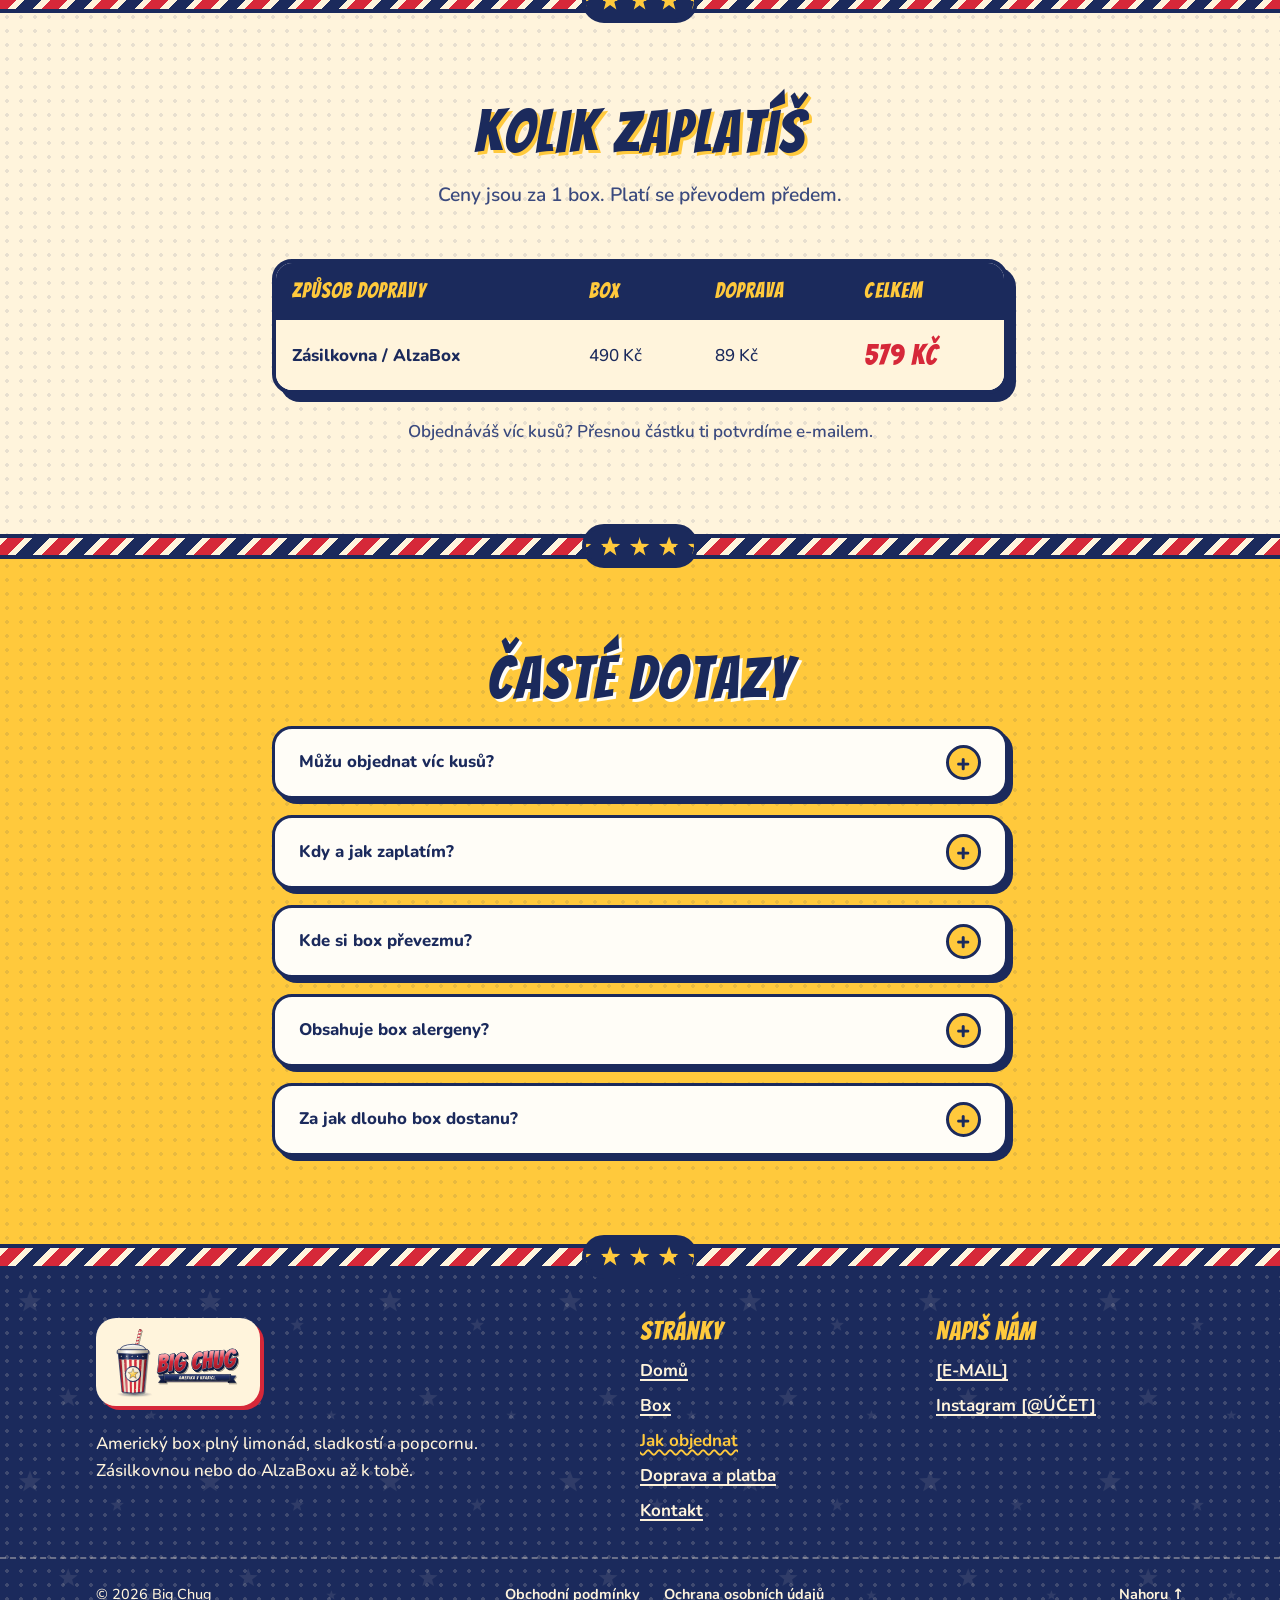
<file: objednavka.html>
<!DOCTYPE html>
<html lang="cs">
<head>
  <meta charset="utf-8">
  <meta name="viewport" content="width=device-width, initial-scale=1">
  <title>Jak objednat – Big Chug</title>
  <meta name="description" content="Objednávka Amerického boxu zabere pár minut: vyplň krátký formulář (jméno, e-mail, počet kusů, výdejní místo) a zaplať převodem předem.">
  <!-- Web zatím není zveřejněný: vyhledávače ho nemají indexovat. Před spuštěním smazat. -->
  <meta name="robots" content="noindex">
  <meta name="theme-color" content="#1B2A5C">

  <!-- Open Graph (náhled při sdílení odkazu) -->
  <meta property="og:type" content="website">
  <meta property="og:locale" content="cs_CZ">
  <meta property="og:site_name" content="Big Chug">
  <meta property="og:title" content="Jak objednat – Big Chug">
  <meta property="og:description" content="Objednávka Amerického boxu zabere pár minut: vyplň krátký formulář (jméno, e-mail, počet kusů, výdejní místo) a zaplať převodem předem.">
  <!-- DOPLNIT před spuštěním: og:url a og:image (musí to být absolutní adresy, např. https://www.example.cz/img/og.jpg) -->

  <link rel="icon" href="logo/big-chug-emblem.svg" type="image/svg+xml">
  <link rel="apple-touch-icon" href="logo/big-chug-emblem.png">
  <link rel="stylesheet" href="css/style.css?v=202611131758">
  <script src="js/script.js?v=202611131758" defer></script>
</head>
<body>
  <a class="skip-link" href="#obsah">Přeskočit na obsah</a>

  <header class="site-header" id="nahoru">
    <p class="topbar">Zásilkovna / AlzaBox 89 Kč <span aria-hidden="true">★</span> Platba převodem předem</p>
    <div class="container site-header__inner">
      <a class="logo" href="index.html"><img class="logo__img" src="logo/big-chug-logo.svg" alt="Big Chug – Amerika v krabici." width="882" height="480"></a>

      <button class="nav-toggle" type="button" aria-expanded="false" aria-controls="hlavni-menu">
        <span class="nav-toggle__icon" aria-hidden="true"></span>
        <span class="nav-toggle__label">Menu</span>
      </button>

      <nav class="site-nav" id="hlavni-menu" aria-label="Hlavní menu">
        <ul class="site-nav__list">
          <li><a href="index.html">Domů</a></li>
          <li><a href="krabice.html">Box</a></li>
          <li><a href="objednavka.html" aria-current="page">Jak objednat</a></li>
          <li><a href="doprava-a-platba.html">Doprava a platba</a></li>
          <li><a href="kontakt.html">Kontakt</a></li>
        </ul>
      </nav>
    </div>
  </header>

  <main id="obsah" tabindex="-1">
    <section class="page-hero">
      <div class="container">
        <h1 class="page-hero__title">Jak objednat</h1>
        <p class="page-hero__lead">Vyplníš krátký formulář, zaplatíš převodem a box je tvůj. Celé to zabere pár minut.</p>
      </div>
    </section>
    <div class="divider" aria-hidden="true"></div>

    <section class="section" id="postup" aria-labelledby="postup-nadpis">
      <div class="container">
        <h2 class="section-title" id="postup-nadpis">Krok za krokem</h2>
        <p class="section-lead">Čtyři kroky od objednávky k plné krabici dobrot.</p>
        <ol class="steps steps--four" data-reveal-group>
          <li class="step" data-reveal>
            <span class="step__icon" aria-hidden="true">📝</span>
            <h3 class="step__title">Vyplň formulář</h3>
            <p>Napiš jméno, e-mail, počet kusů a výdejní místo.</p>
          </li>
          <li class="step" data-reveal>
            <span class="step__icon" aria-hidden="true">📧</span>
            <h3 class="step__title">Počkej na potvrzení</h3>
            <p>Ozveme se e-mailem a pošleme ti celkovou částku.</p>
          </li>
          <li class="step" data-reveal>
            <span class="step__icon" aria-hidden="true">💸</span>
            <h3 class="step__title">Zaplať předem</h3>
            <p>Převodem na účet [ČÍSLO ÚČTU].</p>
          </li>
          <li class="step" data-reveal>
            <span class="step__icon" aria-hidden="true">🎁</span>
            <h3 class="step__title">Převezmi box</h3>
            <p>Pošleme ho Zásilkovnou nebo do AlzaBoxu za 89 Kč.</p>
          </li>
        </ol>
      </div>
    </section>

    <div class="divider" aria-hidden="true"></div>

    <section class="section section--yellow" id="formular" aria-labelledby="formular-nadpis">
      <div class="container">
        <div class="form-card" data-reveal>
          <h2 class="form-card__title" id="formular-nadpis">Objednávkový formulář</h2>
          <p>Ve formuláři vyplníš jen tohle:</p>
          <ul class="fields">
            <li>Jméno</li>
            <li>E-mail</li>
            <li>Počet kusů</li>
            <li>Výdejní místo</li>
          </ul>
          <!-- DOPLNIT: [odkaz na Google formulář] nahraď adresou formuláře (v href tlačítka) a poznámku pod tlačítkem smaž. -->
          <a class="btn btn--big btn--red" href="[odkaz na Google formulář]">Vyplnit formulář</a>
          <p class="form-card__note">Tlačítko zatím nikam nevede, [odkaz na Google formulář] doplníme před spuštěním. Před odesláním si prosím přečti <a href="obchodni-podminky.html">obchodní podmínky</a>. Údaje z formuláře použijeme jen k vyřízení objednávky, víc v <a href="ochrana-osobnich-udaju.html">ochraně osobních údajů</a>.</p>
        </div>
      </div>
    </section>

    <div class="divider" aria-hidden="true"></div>
    <section class="section" id="celkem" aria-labelledby="cena-nadpis">
      <div class="container">
        <h2 class="section-title" id="cena-nadpis">Kolik zaplatíš</h2>
        <p class="section-lead">Ceny jsou za 1 box. Platí se převodem předem.</p>
        <div class="price-table-wrap" data-reveal>
          <table class="price-table">
            <caption class="visually-hidden">Cena za 1 box včetně dopravy</caption>
            <thead>
              <tr>
                <th scope="col">Způsob dopravy</th>
                <th scope="col">Box</th>
                <th scope="col">Doprava</th>
                <th scope="col">Celkem</th>
              </tr>
            </thead>
            <tbody>
              <tr>
                <th scope="row">Zásilkovna / AlzaBox</th>
                <td data-label="Box">490 Kč</td>
                <td data-label="Doprava">89 Kč</td>
                <td class="total" data-label="Celkem">579 Kč</td>
              </tr>
            </tbody>
          </table>
        </div>
        <p class="table-note">Objednáváš víc kusů? Přesnou částku ti potvrdíme e-mailem.</p>
      </div>
    </section>

    <div class="divider" aria-hidden="true"></div>

    <section class="section section--yellow" id="dotazy" aria-labelledby="dotazy-nadpis">
      <div class="container narrow">
        <h2 class="section-title" id="dotazy-nadpis">Časté dotazy</h2>
        <div class="faq" data-reveal>
          <details>
            <summary>Můžu objednat víc kusů?</summary>
            <p>Jasně. Počet kusů napiš do formuláře a celkovou částku ti potvrdíme e-mailem.</p>
          </details>
          <details>
            <summary>Kdy a jak zaplatím?</summary>
            <p>Převodem předem na účet [ČÍSLO ÚČTU], jakmile ti potvrdíme objednávku. Box odešleme po připsání platby.</p>
          </details>
          <details>
            <summary>Kde si box převezmu?</summary>
            <p>Pošleme ti ho Zásilkovnou nebo do AlzaBoxu za 89 Kč. Výdejní místo si vybereš ve formuláři. Víc na stránce <a href="doprava-a-platba.html">Doprava a platba</a>.</p>
          </details>
          <details>
            <summary>Obsahuje box alergeny?</summary>
            <p>Ano, box obsahuje arašídy, mléko a pšenici. Podrobnosti najdeš na stránce <a href="krabice.html#slozeni">Box</a>.</p>
          </details>
          <details>
            <summary>Za jak dlouho box dostanu?</summary>
            <p>Doplníme. Po objednávce se ti vždy ozveme co nejdřív.</p>
          </details>
        </div>
      </div>
    </section>
  </main>

  <div class="divider" aria-hidden="true"></div>
  <footer class="site-footer">
    <div class="container site-footer__grid">
      <div class="site-footer__brand">
        <p class="site-footer__logo"><img class="site-footer__logo-img" src="logo/big-chug-logo.svg" alt="Big Chug – Amerika v krabici." width="882" height="480" loading="lazy"></p>
        <p>Americký box plný limonád, sladkostí a popcornu. Zásilkovnou nebo do AlzaBoxu až k tobě.</p>
      </div>

      <nav aria-labelledby="paticka-stranky">
        <h2 class="site-footer__title" id="paticka-stranky">Stránky</h2>
        <ul class="site-footer__list">
          <li><a href="index.html">Domů</a></li>
          <li><a href="krabice.html">Box</a></li>
          <li><a href="objednavka.html" aria-current="page">Jak objednat</a></li>
          <li><a href="doprava-a-platba.html">Doprava a platba</a></li>
          <li><a href="kontakt.html">Kontakt</a></li>
        </ul>
      </nav>

      <div>
        <h2 class="site-footer__title">Napiš nám</h2>
        <ul class="site-footer__list">
          <li><a href="mailto:[E-MAIL]">[E-MAIL]</a></li>
          <li><a href="https://www.instagram.com/[ÚČET]/">Instagram [@ÚČET]</a></li>
        </ul>
      </div>
    </div>

    <div class="site-footer__bottom">
      <div class="container site-footer__bottom-inner">
        <p>© 2026 Big Chug</p>
        <ul class="site-footer__legal">
          <li><a href="obchodni-podminky.html">Obchodní podmínky</a></li>
          <li><a href="ochrana-osobnich-udaju.html">Ochrana osobních údajů</a></li>
        </ul>
        <a href="#nahoru">Nahoru <span aria-hidden="true">↑</span></a>
      </div>
    </div>
  </footer>
</body>
</html>
</file>
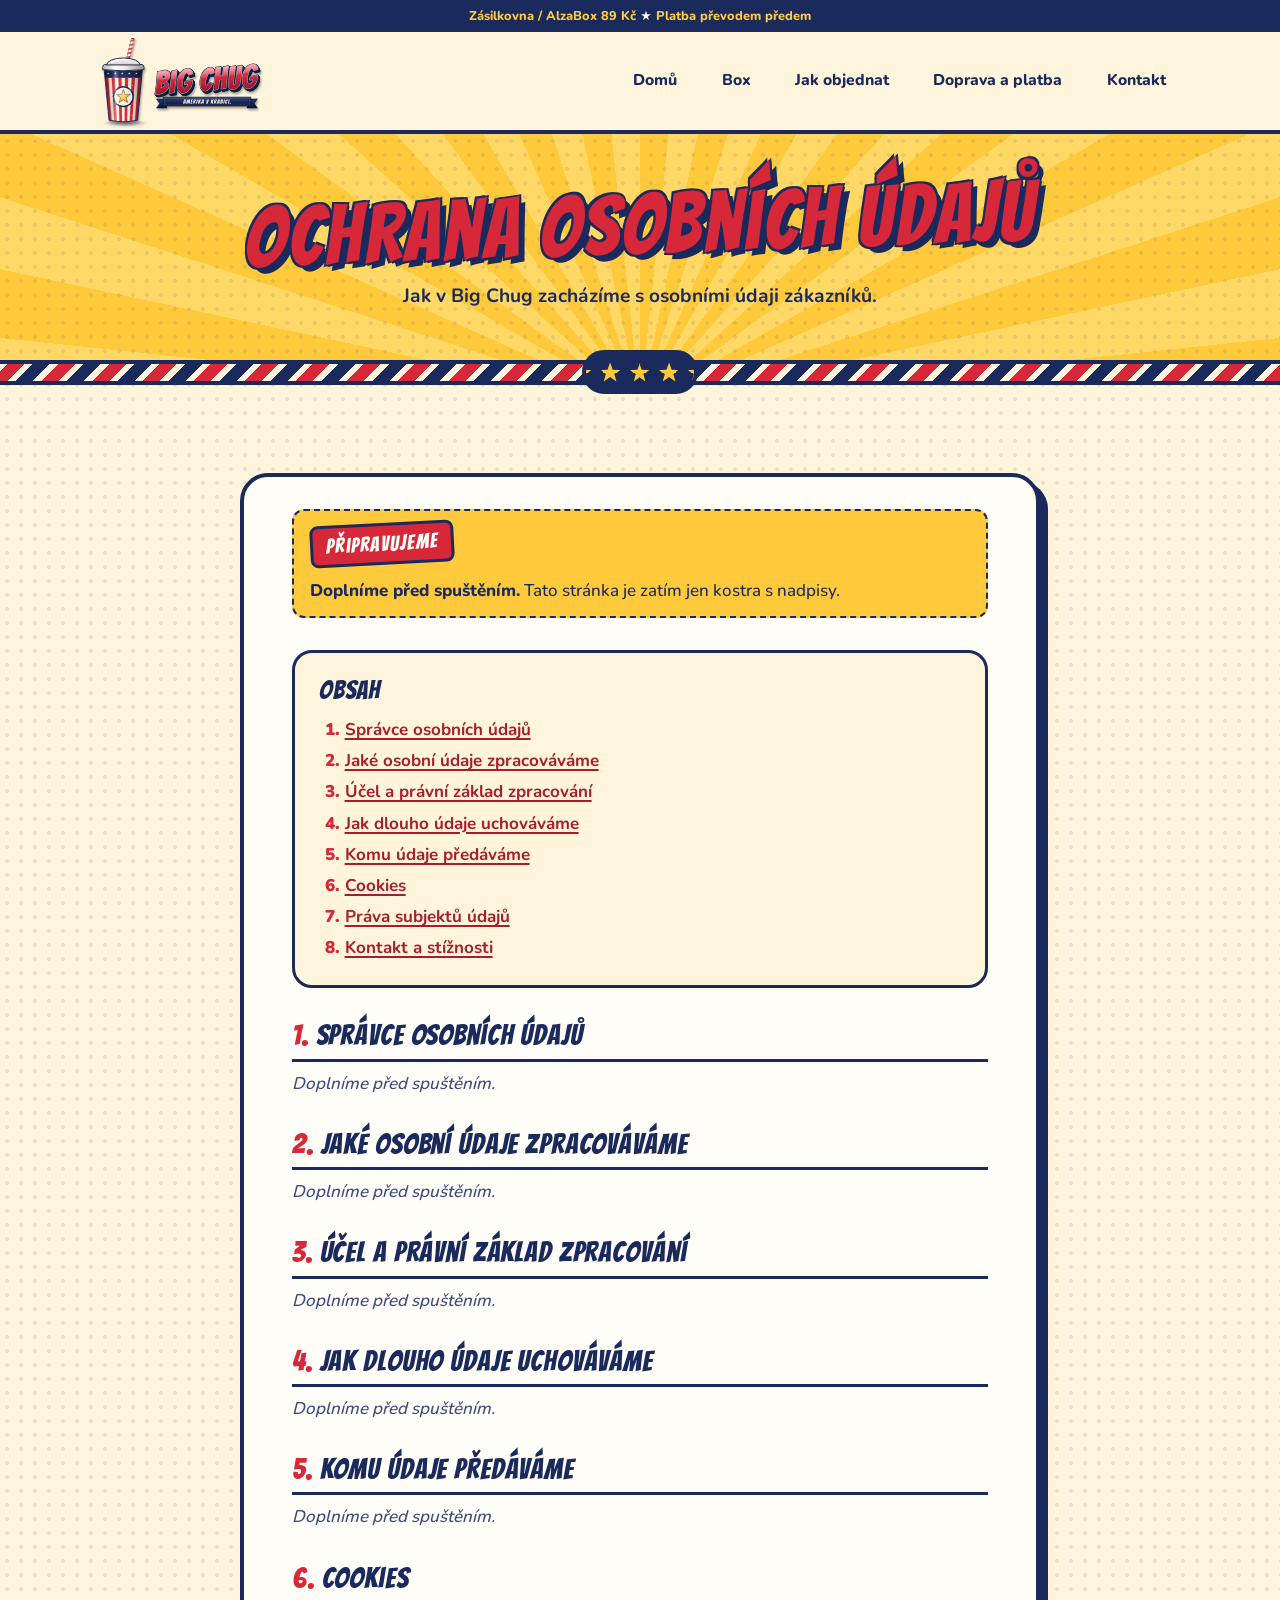
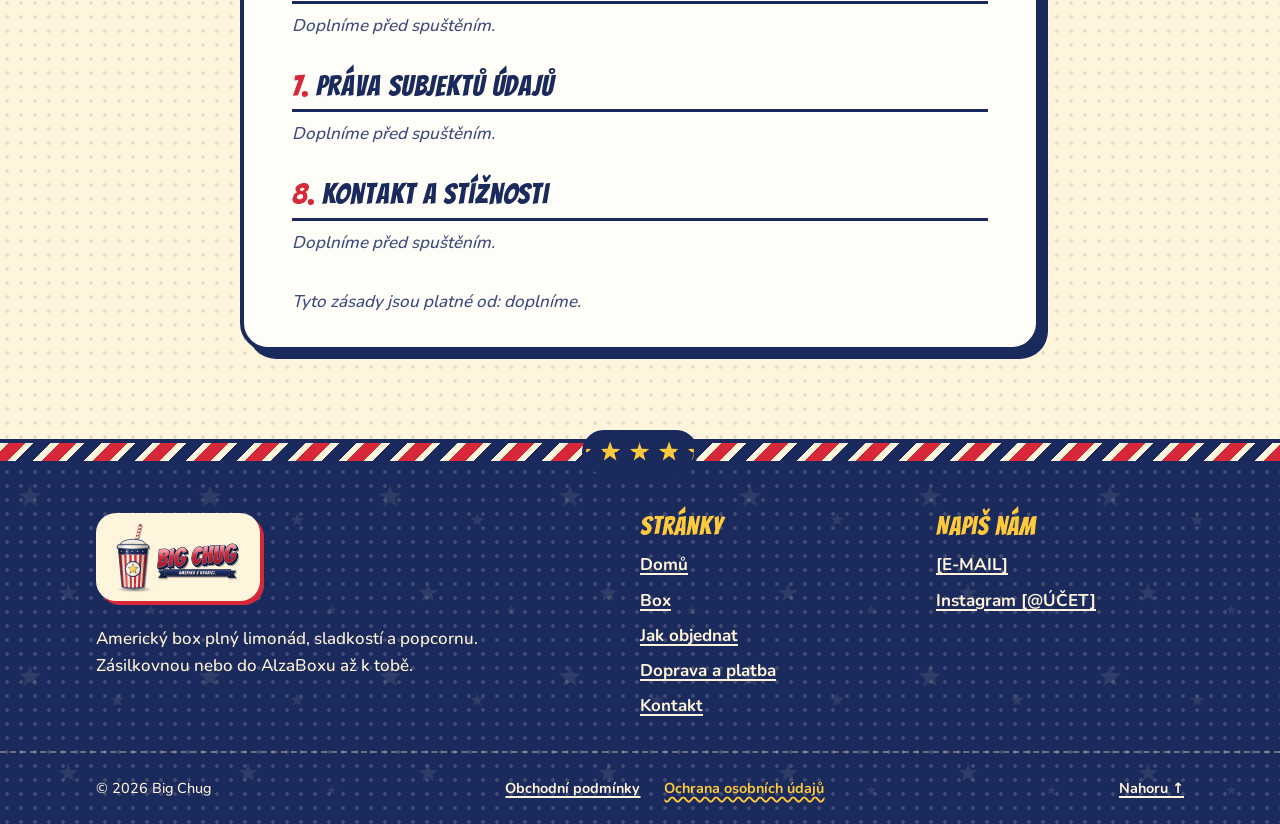
<file: ochrana-osobnich-udaju.html>
<!DOCTYPE html>
<html lang="cs">
<head>
  <meta charset="utf-8">
  <meta name="viewport" content="width=device-width, initial-scale=1">
  <title>Ochrana osobních údajů – Big Chug</title>
  <meta name="description" content="Jak e-shop Big Chug zachází s osobními údaji zákazníků. Text doplníme před spuštěním.">
  <!-- Web zatím není zveřejněný: vyhledávače ho nemají indexovat. Před spuštěním smazat. -->
  <meta name="robots" content="noindex">
  <meta name="theme-color" content="#1B2A5C">

  <!-- Open Graph (náhled při sdílení odkazu) -->
  <meta property="og:type" content="website">
  <meta property="og:locale" content="cs_CZ">
  <meta property="og:site_name" content="Big Chug">
  <meta property="og:title" content="Ochrana osobních údajů – Big Chug">
  <meta property="og:description" content="Jak e-shop Big Chug zachází s osobními údaji zákazníků. Text doplníme před spuštěním.">
  <!-- DOPLNIT před spuštěním: og:url a og:image (musí to být absolutní adresy, např. https://www.example.cz/img/og.jpg) -->

  <link rel="icon" href="logo/big-chug-emblem.svg" type="image/svg+xml">
  <link rel="apple-touch-icon" href="logo/big-chug-emblem.png">
  <link rel="stylesheet" href="css/style.css?v=202611131758">
  <script src="js/script.js?v=202611131758" defer></script>
</head>
<body>
  <a class="skip-link" href="#obsah">Přeskočit na obsah</a>

  <header class="site-header" id="nahoru">
    <p class="topbar">Zásilkovna / AlzaBox 89 Kč <span aria-hidden="true">★</span> Platba převodem předem</p>
    <div class="container site-header__inner">
      <a class="logo" href="index.html"><img class="logo__img" src="logo/big-chug-logo.svg" alt="Big Chug – Amerika v krabici." width="882" height="480"></a>

      <button class="nav-toggle" type="button" aria-expanded="false" aria-controls="hlavni-menu">
        <span class="nav-toggle__icon" aria-hidden="true"></span>
        <span class="nav-toggle__label">Menu</span>
      </button>

      <nav class="site-nav" id="hlavni-menu" aria-label="Hlavní menu">
        <ul class="site-nav__list">
          <li><a href="index.html">Domů</a></li>
          <li><a href="krabice.html">Box</a></li>
          <li><a href="objednavka.html">Jak objednat</a></li>
          <li><a href="doprava-a-platba.html">Doprava a platba</a></li>
          <li><a href="kontakt.html">Kontakt</a></li>
        </ul>
      </nav>
    </div>
  </header>

  <main id="obsah" tabindex="-1">
    <section class="page-hero">
      <div class="container">
        <h1 class="page-hero__title">Ochrana osobních údajů</h1>
        <p class="page-hero__lead">Jak v Big Chug zacházíme s osobními údaji zákazníků.</p>
      </div>
    </section>
    <div class="divider" aria-hidden="true"></div>

    <section class="section">
      <div class="container">
        <article class="doc">
          <div class="doc__notice">
            <span class="doc__stamp">Připravujeme</span>
            <p><strong>Doplníme před spuštěním.</strong> Tato stránka je zatím jen kostra s nadpisy.</p>
          </div>

          <nav class="toc" aria-labelledby="obsah-zasad">
            <h2 class="toc__title" id="obsah-zasad">Obsah</h2>
            <ol>
              <li><a href="#spravce">Správce osobních údajů</a></li>
              <li><a href="#jake-udaje">Jaké osobní údaje zpracováváme</a></li>
              <li><a href="#ucel">Účel a právní základ zpracování</a></li>
              <li><a href="#doba-ulozeni">Jak dlouho údaje uchováváme</a></li>
              <li><a href="#prijemci">Komu údaje předáváme</a></li>
              <li><a href="#cookies">Cookies</a></li>
              <li><a href="#prava">Práva subjektů údajů</a></li>
              <li><a href="#kontakt-stiznosti">Kontakt a stížnosti</a></li>
            </ol>
          </nav>

          <h2 class="doc__heading" id="spravce"><span>1.</span> Správce osobních údajů</h2>
          <p class="todo">Doplníme před spuštěním.</p>

          <h2 class="doc__heading" id="jake-udaje"><span>2.</span> Jaké osobní údaje zpracováváme</h2>
          <p class="todo">Doplníme před spuštěním.</p>

          <h2 class="doc__heading" id="ucel"><span>3.</span> Účel a právní základ zpracování</h2>
          <p class="todo">Doplníme před spuštěním.</p>

          <h2 class="doc__heading" id="doba-ulozeni"><span>4.</span> Jak dlouho údaje uchováváme</h2>
          <p class="todo">Doplníme před spuštěním.</p>

          <h2 class="doc__heading" id="prijemci"><span>5.</span> Komu údaje předáváme</h2>
          <p class="todo">Doplníme před spuštěním.</p>

          <h2 class="doc__heading" id="cookies"><span>6.</span> Cookies</h2>
          <p class="todo">Doplníme před spuštěním.</p>

          <h2 class="doc__heading" id="prava"><span>7.</span> Práva subjektů údajů</h2>
          <p class="todo">Doplníme před spuštěním.</p>

          <h2 class="doc__heading" id="kontakt-stiznosti"><span>8.</span> Kontakt a stížnosti</h2>
          <p class="todo">Doplníme před spuštěním.</p>

          <p class="todo doc__closing">Tyto zásady jsou platné od: doplníme.</p>
        </article>
      </div>
    </section>
  </main>

  <div class="divider" aria-hidden="true"></div>
  <footer class="site-footer">
    <div class="container site-footer__grid">
      <div class="site-footer__brand">
        <p class="site-footer__logo"><img class="site-footer__logo-img" src="logo/big-chug-logo.svg" alt="Big Chug – Amerika v krabici." width="882" height="480" loading="lazy"></p>
        <p>Americký box plný limonád, sladkostí a popcornu. Zásilkovnou nebo do AlzaBoxu až k tobě.</p>
      </div>

      <nav aria-labelledby="paticka-stranky">
        <h2 class="site-footer__title" id="paticka-stranky">Stránky</h2>
        <ul class="site-footer__list">
          <li><a href="index.html">Domů</a></li>
          <li><a href="krabice.html">Box</a></li>
          <li><a href="objednavka.html">Jak objednat</a></li>
          <li><a href="doprava-a-platba.html">Doprava a platba</a></li>
          <li><a href="kontakt.html">Kontakt</a></li>
        </ul>
      </nav>

      <div>
        <h2 class="site-footer__title">Napiš nám</h2>
        <ul class="site-footer__list">
          <li><a href="mailto:[E-MAIL]">[E-MAIL]</a></li>
          <li><a href="https://www.instagram.com/[ÚČET]/">Instagram [@ÚČET]</a></li>
        </ul>
      </div>
    </div>

    <div class="site-footer__bottom">
      <div class="container site-footer__bottom-inner">
        <p>© 2026 Big Chug</p>
        <ul class="site-footer__legal">
          <li><a href="obchodni-podminky.html">Obchodní podmínky</a></li>
          <li><a href="ochrana-osobnich-udaju.html" aria-current="page">Ochrana osobních údajů</a></li>
        </ul>
        <a href="#nahoru">Nahoru <span aria-hidden="true">↑</span></a>
      </div>
    </div>
  </footer>
</body>
</html>
</file>
<file: css/style.css>
/* ==========================================================================
   Big Chug – styly webu
   Hravý americký diner / retro komiks: červená, tmavě modrá, krémová, žlutá.
   Tlusté obrysy, „komiksové“ stíny, hvězdy a červenomodré pruhy.
   Mobile first: základ je pro telefon, větší displeje přes min-width.
   ========================================================================== */

/* --------------------------------------------------------------------------
   1. Proměnné: barvy, písma, rozměry, vzory
   -------------------------------------------------------------------------- */
:root {
  color-scheme: light;

  /* Hlavní barvy */
  --red: #D62839;
  --navy: #1B2A5C;
  --cream: #FFF4DC;
  --yellow: #FFC93C;

  /* Odstíny odvozené z hlavních barev */
  --red-dark: #A81D2C;
  --red-light: #E2404F;
  --red-tint: #FADADD;
  --navy-dark: #111C40;
  --navy-soft: #3B4A7E;
  --navy-tint: #DCE2F2;
  --yellow-light: #FFD866;
  --yellow-dark: #E9AE1C;
  --white: #FFFDF7;

  /* Použití barev */
  --color-bg: var(--cream);
  --color-text: var(--navy);
  --color-muted: var(--navy-soft);
  --color-link: var(--red-dark);
  --color-focus: var(--navy);

  /* Písma (uložená ve složce fonts) */
  --font-display: "Bangers", "Impact", "Arial Black", sans-serif;
  --font-body: "Nunito", system-ui, -apple-system, "Segoe UI", Roboto, Arial, sans-serif;

  /* Velikosti */
  --text-sm: 0.9rem;
  --text-base: 1.0625rem;
  --text-lg: 1.2rem;
  --text-title: clamp(2.5rem, 1.9rem + 3vw, 3.75rem);
  --text-hero: clamp(3.6rem, 2rem + 7.5vw, 7rem);

  /* Rozestupy */
  --space-1: 0.25rem;
  --space-2: 0.5rem;
  --space-3: 0.75rem;
  --space-4: 1rem;
  --space-5: 1.5rem;
  --space-6: 2rem;
  --space-7: 3rem;
  --space-8: 4rem;

  /* Tvary a komiksové stíny */
  --border: 3px solid var(--navy);
  --border-thick: 4px solid var(--navy);
  --radius-sm: 12px;
  --radius: 20px;
  --radius-lg: 28px;
  --shadow-sm: 3px 3px 0 var(--navy);
  --shadow: 5px 5px 0 var(--navy);
  --shadow-lg: 8px 8px 0 var(--navy);

  /* Layout */
  --container: 72rem;
  --gutter: 1rem;
  --topbar-height: 2rem;

  /* Vzory */
  --dots: radial-gradient(rgba(27, 42, 92, 0.1) 1.6px, transparent 1.9px) 0 0 / 14px 14px;
  --dots-light: radial-gradient(rgba(255, 244, 220, 0.16) 1.8px, transparent 2.1px) 0 0 / 14px 14px;
  --stripes: repeating-linear-gradient(-45deg, var(--red) 0 12px, var(--cream) 12px 18px, var(--navy) 18px 30px, var(--cream) 30px 36px);
  --star-yellow: url("data:image/svg+xml,%3Csvg xmlns='http://www.w3.org/2000/svg' viewBox='0 0 24 24'%3E%3Cpath fill='%23FFC93C' d='M12 0.5L14.8 8.1L22.9 8.4L16.6 13.5L18.8 21.3L12 16.8L5.2 21.3L7.4 13.5L1.1 8.4L9.2 8.1Z'/%3E%3C/svg%3E");
  --stars-night: url("data:image/svg+xml,%3Csvg xmlns='http://www.w3.org/2000/svg' width='180' height='180' viewBox='0 0 180 180'%3E%3Cdefs%3E%3Cpath id='s' d='M12 0.5L14.8 8.1L22.9 8.4L16.6 13.5L18.8 21.3L12 16.8L5.2 21.3L7.4 13.5L1.1 8.4L9.2 8.1Z'/%3E%3C/defs%3E%3Cg fill='%23FFF4DC' fill-opacity='0.09'%3E%3Cuse href='%23s' transform='translate(18 20)'/%3E%3Cuse href='%23s' transform='translate(110 48) scale(0.6)'/%3E%3Cuse href='%23s' transform='translate(58 118) scale(0.85)'/%3E%3Cuse href='%23s' transform='translate(146 140) scale(0.45)'/%3E%3C/g%3E%3C/svg%3E");
  --burst: polygon(50% 0%, 57.6% 11.7%, 69.1% 3.8%, 71.7% 17.6%, 85.4% 14.6%, 82.4% 28.3%, 96.2% 30.9%, 88.3% 42.4%, 100% 50%, 88.3% 57.6%, 96.2% 69.1%, 82.4% 71.7%, 85.4% 85.4%, 71.7% 82.4%, 69.1% 96.2%, 57.6% 88.3%, 50% 100%, 42.4% 88.3%, 30.9% 96.2%, 28.3% 82.4%, 14.6% 85.4%, 17.6% 71.7%, 3.8% 69.1%, 11.7% 57.6%, 0% 50%, 11.7% 42.4%, 3.8% 30.9%, 17.6% 28.3%, 14.6% 14.6%, 28.3% 17.6%, 30.9% 3.8%, 42.4% 11.7%);
}

/* Písma: Bangers (nadpisy) a Nunito (text), licence SIL OFL ve složce fonts */
@font-face {
  font-family: "Bangers";
  font-style: normal;
  font-weight: 400;
  font-display: swap;
  src: url("../fonts/bangers-latin-ext.woff2") format("woff2");
  unicode-range: U+0100-02BA, U+02BD-02C5, U+02C7-02CC, U+02CE-02D7, U+02DD-02FF, U+0304, U+0308, U+0329, U+1D00-1DBF, U+1E00-1E9F, U+1EF2-1EFF, U+2020, U+20A0-20AB, U+20AD-20C4, U+2113, U+2C60-2C7F, U+A720-A7FF;
}

@font-face {
  font-family: "Bangers";
  font-style: normal;
  font-weight: 400;
  font-display: swap;
  src: url("../fonts/bangers-latin.woff2") format("woff2");
  unicode-range: U+0000-00FF, U+0131, U+0152-0153, U+02BB-02BC, U+02C6, U+02DA, U+02DC, U+0304, U+0308, U+0329, U+2000-206F, U+20AC, U+2122, U+2191, U+2193, U+2212, U+2215, U+FEFF, U+FFFD;
}

@font-face {
  font-family: "Nunito";
  font-style: normal;
  font-weight: 400 900;
  font-display: swap;
  src: url("../fonts/nunito-latin-ext.woff2") format("woff2");
  unicode-range: U+0100-02BA, U+02BD-02C5, U+02C7-02CC, U+02CE-02D7, U+02DD-02FF, U+0304, U+0308, U+0329, U+1D00-1DBF, U+1E00-1E9F, U+1EF2-1EFF, U+2020, U+20A0-20AB, U+20AD-20C4, U+2113, U+2C60-2C7F, U+A720-A7FF;
}

@font-face {
  font-family: "Nunito";
  font-style: normal;
  font-weight: 400 900;
  font-display: swap;
  src: url("../fonts/nunito-latin.woff2") format("woff2");
  unicode-range: U+0000-00FF, U+0131, U+0152-0153, U+02BB-02BC, U+02C6, U+02DA, U+02DC, U+0304, U+0308, U+0329, U+2000-206F, U+20AC, U+2122, U+2191, U+2193, U+2212, U+2215, U+FEFF, U+FFFD;
}

/* --------------------------------------------------------------------------
   2. Základ
   -------------------------------------------------------------------------- */
*,
*::before,
*::after {
  box-sizing: border-box;
}

html {
  -webkit-text-size-adjust: 100%;
  text-size-adjust: 100%;
}

body {
  margin: 0;
  min-height: 100vh;
  display: flex;
  flex-direction: column;
  background: var(--dots), var(--color-bg);
  color: var(--color-text);
  font-family: var(--font-body);
  font-size: var(--text-base);
  font-weight: 500;
  line-height: 1.6;
}

main {
  flex: 1 0 auto;
}

main:focus {
  outline: none;
}

img,
svg {
  display: block;
  max-width: 100%;
}

h1,
h2,
h3,
h4 {
  margin: 0 0 var(--space-4);
  color: inherit;
  font-family: var(--font-display);
  font-weight: 400;
  letter-spacing: 0.03em;
  line-height: 1.05;
  text-wrap: balance;
}

h1 {
  font-size: var(--text-title);
}

h2 {
  font-size: 2.2rem;
}

h3 {
  font-size: 1.6rem;
}

p,
ul,
ol,
dl,
table {
  margin: 0 0 var(--space-4);
}

p {
  text-wrap: pretty;
}

strong {
  font-weight: 800;
}

a {
  color: var(--color-link);
  font-weight: 700;
  text-decoration-thickness: 2px;
  text-underline-offset: 0.18em;
}

a:hover {
  color: var(--red);
  text-decoration-thickness: 3px;
}

:focus-visible {
  outline: 3px solid var(--color-focus);
  outline-offset: 3px;
  border-radius: 6px;
}

[tabindex="-1"]:focus:not(:focus-visible) {
  outline: none;
}

[hidden] {
  display: none !important;
}

/* Cíle odkazů nezajedou pod lepicí hlavičku */
[id] {
  scroll-margin-top: 6rem;
}

::selection {
  background: var(--yellow);
  color: var(--navy);
}

/* --------------------------------------------------------------------------
   3. Pomocné třídy
   -------------------------------------------------------------------------- */
.container {
  width: 100%;
  max-width: var(--container);
  margin-inline: auto;
  padding-inline: var(--gutter);
}

.narrow {
  max-width: 50rem;
}

.visually-hidden {
  position: absolute !important;
  width: 1px;
  height: 1px;
  margin: -1px;
  padding: 0;
  overflow: hidden;
  clip: rect(0 0 0 0);
  white-space: nowrap;
  border: 0;
}

.skip-link {
  position: absolute;
  top: var(--space-2);
  left: var(--space-2);
  z-index: 100;
  padding: var(--space-2) var(--space-4);
  border: var(--border);
  border-radius: var(--radius-sm);
  background: var(--yellow);
  color: var(--navy);
  font-weight: 800;
  transform: translateY(-300%);
}

.skip-link:focus {
  transform: translateY(0);
  color: var(--navy);
}

.todo {
  color: var(--color-muted);
  font-style: italic;
}

/* --------------------------------------------------------------------------
   4. Tlačítka a odkazy
   -------------------------------------------------------------------------- */
.btn {
  display: inline-flex;
  align-items: center;
  justify-content: center;
  gap: var(--space-2);
  min-height: 3.1rem;
  padding: 0.6rem 1.6rem 0.5rem;
  border: var(--border);
  border-radius: 999px;
  background: var(--yellow);
  color: var(--navy);
  font-family: var(--font-display);
  font-size: 1.45rem;
  font-weight: 400;
  letter-spacing: 0.06em;
  line-height: 1.1;
  text-align: center;
  text-decoration: none;
  box-shadow: var(--shadow);
  cursor: pointer;
  transition: transform 0.15s ease, box-shadow 0.15s ease, background-color 0.15s ease;
}

.btn:hover {
  background: var(--yellow-light);
  color: var(--navy);
  text-decoration: none;
  transform: translate(-2px, -2px);
  box-shadow: 7px 7px 0 var(--navy);
}

.btn:active {
  transform: translate(3px, 3px);
  box-shadow: 1px 1px 0 var(--navy);
}

.btn--red {
  background: var(--red);
  color: var(--white);
}

.btn--red:hover {
  background: var(--red-light);
  color: var(--white);
}

/* Velké tlačítko s výrazným stínem */
.btn--big {
  min-height: 3.75rem;
  padding: 0.75rem 2.4rem 0.6rem;
  font-size: 1.9rem;
  box-shadow: 7px 7px 0 var(--navy);
}

.btn--big:hover {
  box-shadow: 10px 10px 0 var(--navy);
}

.btn--block {
  width: 100%;
}

.btn-row {
  display: flex;
  flex-wrap: wrap;
  align-items: center;
  gap: var(--space-5) var(--space-6);
}

.btn-row--center {
  justify-content: center;
}

.link-more {
  display: inline-flex;
  align-items: center;
  gap: var(--space-2);
  font-weight: 800;
}

.link-more::after {
  content: "→";
  content: "→" / "";
  transition: transform 0.15s ease;
}

.link-more:hover::after {
  transform: translateX(4px);
}

/* --------------------------------------------------------------------------
   5. Hlavička a menu
   -------------------------------------------------------------------------- */
.site-header {
  position: sticky;
  top: calc(-1 * var(--topbar-height));
  z-index: 50;
  background: var(--cream);
  border-bottom: var(--border-thick);
}

.topbar {
  height: var(--topbar-height);
  margin: 0;
  overflow: hidden;
  background: var(--navy);
  color: var(--yellow);
  font-size: 0.8rem;
  font-weight: 800;
  line-height: var(--topbar-height);
  text-align: center;
  text-overflow: ellipsis;
  white-space: nowrap;
}

.topbar span {
  color: var(--cream);
}

.site-header__inner {
  display: flex;
  flex-wrap: wrap;
  align-items: center;
  justify-content: space-between;
  gap: var(--space-2) var(--space-4);
  padding-block: var(--space-3);
}

.logo {
  display: inline-flex;
  flex: none;
  border-radius: 8px;
}

/* Logo Big Chug (logo/big-chug-logo.svg) */
@media (max-width: 21.25em) {
  .logo__img {
    height: 5.05rem !important;
  }
}

/* Logo je o 1,25rem vyšší než místo v liště: záporný okraj ho
   nechá vyplnit i vnitřní odsazení lišty, takže lišta nezvětší výšku */
.logo__img {
  display: block;
  width: auto;
  height: 5.45rem;
  margin-block: -0.625rem;
  transition: transform 0.2s ease;
}

.logo:hover .logo__img {
  transform: rotate(-2deg) scale(1.04);
}

@media (min-width: 56em) {
  .logo__img {
    height: 5.85rem;
  }
}

.nav-toggle {
  display: inline-flex;
  align-items: center;
  gap: 0.6rem;
  min-height: 2.75rem;
  padding: 0.4rem 1rem;
  border: var(--border);
  border-radius: 999px;
  background: var(--yellow);
  color: var(--navy);
  font: inherit;
  font-weight: 800;
  box-shadow: var(--shadow-sm);
  cursor: pointer;
}

.nav-toggle__icon,
.nav-toggle__icon::before,
.nav-toggle__icon::after {
  display: block;
  width: 1.25rem;
  height: 3px;
  border-radius: 2px;
  background: currentColor;
  transition: transform 0.3s ease, background-color 0.2s ease;
}

.nav-toggle__icon {
  position: relative;
}

.nav-toggle__icon::before,
.nav-toggle__icon::after {
  content: "";
  position: absolute;
  left: 0;
}

.nav-toggle__icon::before {
  top: -6px;
}

.nav-toggle__icon::after {
  top: 6px;
}

.nav-toggle[aria-expanded="true"] .nav-toggle__icon {
  background: transparent;
}

.nav-toggle[aria-expanded="true"] .nav-toggle__icon::before {
  transform: translateY(6px) rotate(45deg);
}

.nav-toggle[aria-expanded="true"] .nav-toggle__icon::after {
  transform: translateY(-6px) rotate(-45deg);
}

/* Mobil: menu se plynule rozbalí (výška přes řádky mřížky) */
.site-nav {
  display: grid;
  flex-basis: 100%;
  grid-template-rows: 0fr;
  visibility: hidden;
  transition: grid-template-rows 0.35s ease, visibility 0s linear 0.35s;
}

.site-nav.is-open {
  grid-template-rows: 1fr;
  visibility: visible;
  transition: grid-template-rows 0.35s ease, visibility 0s;
}

.site-nav__list {
  min-height: 0;
  margin: 0;
  padding: 0 var(--space-2) 0 0;
  overflow: hidden;
  list-style: none;
}

.site-nav__list li:first-child {
  padding-top: var(--space-2);
}

.site-nav__list li:last-child {
  padding-bottom: var(--space-3);
}

.site-nav__list a {
  display: flex;
  align-items: center;
  justify-content: space-between;
  margin-top: var(--space-2);
  padding: 0.7rem 1rem;
  border: var(--border);
  border-radius: var(--radius-sm);
  background: var(--white);
  color: var(--navy);
  font-size: 1.05rem;
  font-weight: 800;
  text-decoration: none;
  box-shadow: var(--shadow-sm);
}

.site-nav__list a::after {
  content: "→";
  content: "→" / "";
  color: var(--red);
}

.site-nav__list a:hover {
  background: var(--yellow-light);
  color: var(--navy);
}

/* Aktivní stránka */
.site-nav__list a[aria-current="page"] {
  background: var(--yellow);
}

.site-nav__list a[aria-current="page"]::after {
  content: "★";
  content: "★" / "";
}

/* --------------------------------------------------------------------------
   6. Oddělovač sekcí: červenomodré pruhy a hvězdy
   -------------------------------------------------------------------------- */
.divider {
  position: relative;
  height: 1.6rem;
  background: var(--stripes);
  border-block: var(--border-thick);
}

.divider::after {
  content: "";
  position: absolute;
  top: 50%;
  left: 50%;
  width: 7.25rem;
  height: 2.75rem;
  padding: 0 0.85rem;
  border: var(--border-thick);
  border-radius: 999px;
  background-color: var(--navy);
  background-image: var(--star-yellow);
  background-origin: content-box;
  background-position: center;
  background-repeat: space no-repeat;
  background-size: 1.35rem 1.35rem;
  transform: translate(-50%, -50%);
}

/* --------------------------------------------------------------------------
   7. Sekce a nadpisy
   -------------------------------------------------------------------------- */
.section {
  padding-block: var(--space-8);
}

.section--yellow {
  background: var(--dots), var(--yellow);
  --title-shadow: var(--white);
}

.section--navy {
  background: var(--stars-night), var(--dots-light), var(--navy);
  color: var(--cream);
  --color-muted: var(--cream);
  --color-link: var(--yellow);
  --color-focus: var(--yellow);
  --title-color: var(--yellow);
  --title-shadow: var(--red);
}

.section-title {
  margin-bottom: var(--space-4);
  color: var(--title-color, var(--navy));
  font-size: var(--text-title);
  text-align: center;
  text-shadow: 3px 3px 0 var(--title-shadow, var(--yellow));
}

.section-lead {
  max-width: 40rem;
  margin: 0 auto var(--space-7);
  color: var(--color-muted);
  font-size: var(--text-lg);
  font-weight: 600;
  text-align: center;
}

/* Úvodní pruh podstránek: žluté paprsky */
.page-hero {
  position: relative;
  overflow: hidden;
  padding-block: var(--space-7);
  background:
    var(--dots),
    repeating-conic-gradient(from 0deg at 50% 120%, var(--yellow) 0deg 6deg, var(--yellow-light) 6deg 12deg);
  text-align: center;
}

.page-hero__title {
  margin: 0 0 var(--space-3);
  color: var(--red);
  font-size: clamp(3rem, 2rem + 4.5vw, 5.2rem);
  text-shadow:
    -2px -2px 0 var(--navy),
    2px -2px 0 var(--navy),
    -2px 2px 0 var(--navy),
    2px 2px 0 var(--navy),
    6px 6px 0 var(--navy);
  transform: rotate(-2deg);
}

.page-hero__lead {
  max-width: 38rem;
  margin: 0 auto;
  font-size: var(--text-lg);
  font-weight: 700;
}

/* --------------------------------------------------------------------------
   8. Úvodní stránka – hero
   -------------------------------------------------------------------------- */
.hero {
  --rays-x: 50%;
  --rays-y: 78%;
  position: relative;
  overflow: hidden;
  background:
    var(--dots-light),
    repeating-conic-gradient(from 0deg at var(--rays-x) var(--rays-y), var(--red) 0deg 7deg, var(--red-light) 7deg 14deg);
  color: var(--white);
  --color-link: var(--white);
  --color-focus: var(--yellow);
}

.hero__inner {
  display: grid;
  gap: var(--space-6);
  align-items: center;
  padding-block: var(--space-7) var(--space-8);
  text-align: center;
}

.hero__kicker {
  display: inline-block;
  margin: 0 0 var(--space-5);
  padding: 0.3rem 1rem;
  border: var(--border);
  border-radius: 999px;
  background: var(--yellow);
  color: var(--navy);
  font-size: 0.9rem;
  font-weight: 900;
  letter-spacing: 0.04em;
  box-shadow: var(--shadow-sm);
  transform: rotate(-2deg);
}

.hero__title {
  margin: 0 0 var(--space-4);
  color: var(--yellow);
  font-size: var(--text-hero);
  letter-spacing: 0.03em;
  line-height: 0.95;
  text-shadow:
    -3px -3px 0 var(--navy),
    3px -3px 0 var(--navy),
    -3px 3px 0 var(--navy),
    3px 3px 0 var(--navy),
    0 -3px 0 var(--navy),
    0 3px 0 var(--navy),
    -3px 0 0 var(--navy),
    3px 0 0 var(--navy),
    9px 9px 0 var(--navy);
  transform: rotate(-3deg);
}

.hero__sub {
  max-width: 32rem;
  margin: 0 auto var(--space-6);
  font-size: 1.25rem;
  font-weight: 700;
  line-height: 1.5;
}

.hero__sub strong {
  color: var(--yellow);
  font-weight: 900;
}

.hero__actions {
  justify-content: center;
}

.hero__actions .link-more {
  color: var(--white);
  font-size: 1.1rem;
}

/* Ilustrace krabice */
.hero__art {
  position: relative;
  width: min(100%, 27rem);
  margin-inline: auto;
}

.hero__art::before {
  content: "";
  position: absolute;
  inset: 6% 4% 2%;
  border: var(--border-thick);
  border-radius: 50%;
  background: var(--dots), var(--cream);
  box-shadow: var(--shadow-lg);
}

/* --------------------------------------------------------------------------
   Scéna: otevřená kartonová krabice se 7 produkty (hero i karta „Náš box“)
   Zadní část krabice je za produkty, přední stěna před nimi.
   -------------------------------------------------------------------------- */
.scene {
  --kraft: #C69C6D;
  --kraft-shade: #A87D4F;
  --kraft-deep: #7A5634;
  position: relative;
  width: min(100%, 26rem);
  aspect-ratio: 1;
  margin-inline: auto;
}

.hero__art .scene {
  animation: bob 4s ease-in-out infinite;
}

.scene__box {
  position: absolute;
  bottom: 0;
  left: 0;
  width: 100%;
  height: auto;
  overflow: visible;
}

.scene__box--back {
  z-index: 1;
}

.scene__box--front {
  z-index: 3;
}

.scene .sb-ink {
  stroke: var(--navy);
  stroke-width: 6;
  stroke-linejoin: round;
}

.scene .sb-ink-thin {
  stroke: var(--navy);
  stroke-width: 3;
  stroke-linejoin: round;
}

.scene .sb-ground {
  fill: var(--navy);
  opacity: 0.2;
}

.scene .sb-flap,
.scene .sb-kraft {
  fill: var(--kraft);
}

.scene .sb-flap-back {
  fill: var(--kraft-shade);
}

.scene .sb-inside {
  fill: var(--kraft-deep);
}

.scene .sb-offset {
  fill: var(--navy);
}

.scene .sb-rim {
  fill: var(--kraft-shade);
}

.scene .sb-tape {
  fill: #E3C79B;
}

/* Produkt: výřez fotky bez bílého okraje, bílé pozadí zmizí přes multiply */
.scene__item {
  --tilt: 0deg;
  position: absolute;
  z-index: 2;
  aspect-ratio: var(--ar);
  transform: rotate(var(--tilt));
  transform-origin: 50% 100%;
}

/* Vystřižený produkt (průhledné pozadí), stín kopíruje jeho tvar */
.scene__item img {
  display: block;
  width: 100%;
  height: 100%;
  filter: drop-shadow(3px 5px 3px rgba(20, 33, 61, 0.45));
}

.scene__item--dr-pepper {
  --ar: 274 / 547;
}

.scene__item--fanta-berry {
  --ar: 287 / 553;
}

.scene__item--nerds {
  --ar: 500 / 505;
}

.scene__item--sour-patch {
  --ar: 412 / 516;
}

.scene__item--reese-sticks {
  --ar: 569 / 138;
}

.scene__item--popcorn-butter {
  --ar: 538 / 323;
}

.scene__item--popcorn-cheez {
  --ar: 538 / 323;
}

.scene__item--nerds {
  left: 13%;
  bottom: 38%;
  width: 22%;
  --tilt: -8deg;
}

.scene__item--dr-pepper {
  left: 33%;
  bottom: 29%;
  width: 16.5%;
  --tilt: -4deg;
}

.scene__item--fanta-berry {
  left: 49%;
  bottom: 29%;
  width: 16.5%;
  --tilt: 4deg;
}

.scene__item--sour-patch {
  left: 66%;
  bottom: 37%;
  width: 20%;
  --tilt: 8deg;
}

.scene__item--popcorn-butter {
  left: 2%;
  bottom: 35%;
  width: 22%;
  --tilt: -8deg;
}

.scene__item--reese-sticks {
  left: 37%;
  bottom: 40%;
  width: 26%;
  --tilt: -5deg;
}

.scene__item--popcorn-cheez {
  left: 76%;
  bottom: 35%;
  width: 22%;
  --tilt: 8deg;
}

/* Cenovka ve tvaru výbuchu s komiksovým obrysem */
.sticker {
  position: absolute;
  z-index: 2;
  margin: 0;
  filter:
    drop-shadow(2px 0 0 var(--navy))
    drop-shadow(-2px 0 0 var(--navy))
    drop-shadow(0 2px 0 var(--navy))
    drop-shadow(0 -2px 0 var(--navy))
    drop-shadow(4px 4px 0 var(--navy));
  transform: rotate(10deg);
}

.sticker__inner {
  display: grid;
  place-content: center;
  width: 7.5rem;
  aspect-ratio: 1;
  background: var(--yellow);
  color: var(--navy);
  clip-path: var(--burst);
  font-family: var(--font-display);
  font-size: 2rem;
  line-height: 0.9;
  text-align: center;
  white-space: nowrap;
}

.sticker__inner small {
  display: block;
  font-size: 0.55em;
  letter-spacing: 0.08em;
}

.hero__art .sticker {
  top: -0.5rem;
  right: -0.75rem;
}

.hero__art .sticker__inner {
  width: 6rem;
  font-size: 1.65rem;
}

@keyframes bob {
  0%,
  100% {
    transform: translateY(0) rotate(-1deg);
  }

  50% {
    transform: translateY(-10px) rotate(1deg);
  }
}

/* --------------------------------------------------------------------------
   9. Kroky (jak to funguje / postup objednávky)
   -------------------------------------------------------------------------- */
.steps {
  display: grid;
  gap: var(--space-6);
  margin: 0;
  padding: 0;
  list-style: none;
  counter-reset: step;
}

.step {
  position: relative;
  padding: var(--space-6) var(--space-5) var(--space-5);
  border: var(--border);
  border-radius: var(--radius);
  background: var(--white);
  color: var(--navy);
  box-shadow: var(--shadow);
  counter-increment: step;
}

.step::before {
  content: counter(step);
  position: absolute;
  top: -1.3rem;
  left: var(--space-5);
  display: grid;
  place-items: center;
  width: 2.9rem;
  height: 2.9rem;
  padding-top: 0.15rem;
  border: var(--border);
  border-radius: 50%;
  background: var(--red);
  color: var(--white);
  font-family: var(--font-display);
  font-size: 1.7rem;
  line-height: 1;
  box-shadow: var(--shadow-sm);
}

.step__icon {
  position: absolute;
  top: var(--space-4);
  right: var(--space-4);
  font-size: 2.2rem;
  line-height: 1;
}

.step__title {
  margin-bottom: var(--space-2);
  padding-right: 3rem;
  font-size: 1.75rem;
}

.step p {
  margin: 0;
}

.step a {
  color: var(--red-dark);
}

/* --------------------------------------------------------------------------
   10. Karta boxu
   -------------------------------------------------------------------------- */
.box-card {
  position: relative;
  display: grid;
  overflow: hidden;
  border: var(--border-thick);
  border-radius: var(--radius-lg);
  background: var(--white);
  color: var(--navy);
  box-shadow: var(--shadow-lg);
  transition: transform 0.25s ease, box-shadow 0.25s ease;
}

.box-card:hover {
  transform: translateY(-6px);
  box-shadow: 12px 14px 0 var(--navy);
}

/* Zástupný obrázek: barevný blok s emoji */
.box-card__media {
  position: relative;
  display: grid;
  place-items: center;
  min-height: 17rem;
  border-bottom: var(--border-thick);
  background:
    var(--dots),
    repeating-conic-gradient(from 0deg at 50% 50%, var(--yellow) 0deg 9deg, var(--yellow-light) 9deg 18deg);
}

.box-card__media .sticker {
  top: 0.75rem;
  right: 0.75rem;
}

.box-card__media .sticker__inner {
  width: 6.5rem;
  font-size: 1.75rem;
}

.box-card__body {
  padding: var(--space-6) var(--space-5);
}

.box-card__tag {
  display: inline-block;
  margin: 0 0 var(--space-3);
  padding: 0.15rem 0.8rem;
  border: 2px solid var(--navy);
  border-radius: 999px;
  background: var(--red-tint);
  color: var(--red-dark);
  font-size: 0.8rem;
  font-weight: 900;
  letter-spacing: 0.06em;
  text-transform: uppercase;
}

.box-card__title {
  margin-bottom: var(--space-2);
  font-size: clamp(2.4rem, 2rem + 2vw, 3.2rem);
  text-shadow: 3px 3px 0 var(--yellow);
}

.box-card__title span {
  color: var(--red);
}

.box-card__price {
  margin: 0 0 var(--space-4);
  color: var(--red);
  font-family: var(--font-display);
  font-size: 3.2rem;
  letter-spacing: 0.03em;
  line-height: 1;
  text-shadow: 3px 3px 0 var(--navy);
}

.box-card__price small {
  color: var(--navy);
  font-family: var(--font-body);
  font-size: 1rem;
  font-weight: 800;
  letter-spacing: 0;
  text-shadow: none;
}

/* Fakta o boxu jako kulaté štítky */
.facts {
  display: flex;
  flex-wrap: wrap;
  gap: var(--space-2);
  margin: 0 0 var(--space-5);
  padding: 0;
  list-style: none;
}

.facts li {
  padding: 0.3rem 0.85rem;
  border: 2px solid var(--navy);
  border-radius: 999px;
  background: var(--yellow);
  color: var(--navy);
  font-size: 0.95rem;
  font-weight: 700;
}

.facts strong {
  font-weight: 900;
}

.box-card__text {
  margin-bottom: var(--space-5);
}

/* --------------------------------------------------------------------------
   11. Obsah boxu: 7 malých karet
   -------------------------------------------------------------------------- */
.items {
  display: flex;
  flex-wrap: wrap;
  justify-content: center;
  gap: var(--space-4);
  margin: 0;
  padding: 0;
  list-style: none;
}

.item {
  --item-bg: var(--yellow);
  display: flex;
  flex: 0 1 calc(50% - var(--space-4) / 2);
  flex-direction: column;
  align-items: center;
  padding: var(--space-4) var(--space-3);
  border: var(--border);
  border-radius: var(--radius);
  background: var(--white);
  color: var(--navy);
  text-align: center;
  box-shadow: var(--shadow);
  transition: transform 0.2s ease, box-shadow 0.2s ease;
}

.item:hover {
  transform: translateY(-4px) rotate(-1.5deg);
  box-shadow: 7px 8px 0 var(--navy);
}

.item:nth-child(3n + 2) {
  --item-bg: var(--red-tint);
}

.item:nth-child(3n + 3) {
  --item-bg: var(--navy-tint);
}

/* Fotka produktu: stejný čtverec, bílé pozadí splyne s kartou */
.item__photo {
  display: block;
  width: 100%;
  height: auto;
  aspect-ratio: 1;
  margin-bottom: var(--space-3);
  object-fit: contain;
  mix-blend-mode: multiply;
}

.item__type {
  margin: 0 0 var(--space-1);
  color: var(--red-dark);
  font-size: 0.75rem;
  font-weight: 900;
  letter-spacing: 0.08em;
  text-transform: uppercase;
}

.item__name {
  margin: 0 0 var(--space-3);
  font-family: var(--font-body);
  font-size: 1rem;
  font-weight: 800;
  letter-spacing: 0;
  line-height: 1.3;
}

.item__size {
  margin: auto 0 0;
  padding: 0.1rem 0.7rem;
  border-radius: 999px;
  background: var(--navy);
  color: var(--yellow);
  font-size: 0.85rem;
  font-weight: 800;
}

/* --------------------------------------------------------------------------
   12. Složení, alergeny, trvanlivost
   -------------------------------------------------------------------------- */
.notice-card {
  position: relative;
  max-width: 50rem;
  margin: var(--space-8) auto 0;
  padding: var(--space-6) var(--space-5) var(--space-5);
  border: var(--border-thick);
  border-radius: var(--radius-lg);
  background: var(--dots), var(--white);
  color: var(--navy);
  box-shadow: var(--shadow-lg);
}

.notice-card__badge {
  position: absolute;
  top: -1.6rem;
  left: var(--space-5);
  display: grid;
  place-items: center;
  width: 3.2rem;
  height: 3.2rem;
  padding-top: 0.2rem;
  border: var(--border-thick);
  border-radius: 50%;
  background: var(--red);
  color: var(--white);
  font-family: var(--font-display);
  font-size: 2rem;
  line-height: 1;
  box-shadow: var(--shadow-sm);
}

.notice-card__title {
  margin-bottom: var(--space-3);
  font-size: clamp(1.9rem, 1.6rem + 1.5vw, 2.5rem);
}

.notice-card__todo {
  display: inline-block;
  margin-bottom: var(--space-5);
  padding: 0.3rem 0.9rem;
  border: 2px dashed var(--navy);
  border-radius: var(--radius-sm);
  background: var(--yellow);
  font-weight: 800;
}

.spec-list {
  display: grid;
  gap: var(--space-3);
  margin: 0;
}

.spec-list div {
  display: grid;
  gap: var(--space-1);
  padding: var(--space-3) var(--space-4);
  border: 2px solid var(--navy);
  border-radius: var(--radius-sm);
  background: var(--cream);
}

.spec-list dt {
  font-family: var(--font-display);
  font-size: 1.35rem;
  letter-spacing: 0.04em;
  line-height: 1.1;
}

.spec-list dd {
  margin: 0;
}

.allergen {
  display: inline-block;
  margin: 0.1rem 0;
  padding: 0 0.55rem;
  border-radius: 999px;
  background: var(--red);
  color: var(--white);
  font-weight: 900;
}

/* --------------------------------------------------------------------------
   13. Karty informací a tabulka cen
   -------------------------------------------------------------------------- */
.card-grid {
  display: grid;
  gap: var(--space-6);
  margin: 0;
  padding: 0;
  list-style: none;
}

/* Jen jedna karta: vystředit, ne roztahovat do mřížky */
.card-grid.card-grid--single {
  grid-template-columns: minmax(0, 32rem);
  justify-content: center;
}

.card {
  position: relative;
  height: 100%;
  padding: var(--space-6) var(--space-5) var(--space-5);
  border: var(--border);
  border-radius: var(--radius);
  background: var(--white);
  color: var(--navy);
  box-shadow: var(--shadow);
  transition: transform 0.2s ease, box-shadow 0.2s ease;
}

.card:hover {
  transform: translateY(-4px);
  box-shadow: 8px 9px 0 var(--navy);
}

.card__icon {
  display: grid;
  place-items: center;
  width: 3.75rem;
  height: 3.75rem;
  margin-bottom: var(--space-4);
  border: var(--border);
  border-radius: 50%;
  background: var(--yellow);
  font-size: 1.9rem;
  line-height: 1;
}

.card__title {
  margin-bottom: var(--space-2);
  font-size: 2rem;
}

.card__price {
  display: inline-block;
  margin: 0 0 var(--space-4);
  padding: 0.25rem 1rem 0.1rem;
  border: var(--border);
  border-radius: 999px;
  background: var(--red);
  color: var(--white);
  font-family: var(--font-display);
  font-size: 1.8rem;
  letter-spacing: 0.04em;
  line-height: 1.1;
  box-shadow: var(--shadow-sm);
  transform: rotate(-2deg);
}

.card p:last-child {
  margin-bottom: 0;
}

.pay-card {
  max-width: 40rem;
  margin: 0 auto;
  text-align: center;
}

.pay-card .card__icon {
  margin-inline: auto;
}

.account {
  display: inline-block;
  padding: 0.45rem 1.25rem 0.3rem;
  border: 3px dashed var(--navy);
  border-radius: var(--radius-sm);
  background: var(--cream);
  font-family: var(--font-display);
  font-size: 2rem;
  letter-spacing: 0.06em;
  line-height: 1.1;
  word-break: break-word;
}

.card .big-link {
  font-size: 1.25rem;
  word-break: break-word;
}

/* Tabulka cen */
.price-table-wrap {
  max-width: 46rem;
  margin: 0 auto;
  overflow-x: auto;
  border: var(--border-thick);
  border-radius: var(--radius);
  background: var(--white);
  box-shadow: var(--shadow-lg);
}

.price-table {
  width: 100%;
  margin: 0;
  border-collapse: collapse;
  color: var(--navy);
}

.price-table th,
.price-table td {
  padding: var(--space-3) var(--space-4);
  text-align: left;
  vertical-align: middle;
}

.price-table thead th {
  background: var(--navy);
  color: var(--yellow);
  font-family: var(--font-display);
  font-size: 1.3rem;
  font-weight: 400;
  letter-spacing: 0.05em;
}

.price-table tbody tr + tr > * {
  border-top: 2px dashed var(--navy);
}

.price-table tbody tr:nth-child(odd) {
  background: var(--cream);
}

.price-table tbody th {
  font-weight: 800;
}

.price-table .total {
  color: var(--red);
  font-family: var(--font-display);
  font-size: 1.8rem;
  letter-spacing: 0.03em;
  white-space: nowrap;
}

/* Telefon: tabulka bez posouvání do strany, každý řádek jako karta */
@media (max-width: 37.49em) {
  .price-table-wrap {
    overflow: hidden;
  }

  .price-table thead {
    position: absolute;
    width: 1px;
    height: 1px;
    overflow: hidden;
    clip: rect(0 0 0 0);
  }

  .price-table,
  .price-table tbody {
    display: block;
  }

  .price-table tbody tr {
    display: grid;
    grid-template-columns: minmax(0, 1fr) auto;
    align-items: center;
    gap: var(--space-1) var(--space-3);
    padding: var(--space-4) var(--space-3);
  }

  .price-table tbody tr + tr {
    border-top: 2px dashed var(--navy);
  }

  .price-table tbody tr + tr > * {
    border-top: 0;
  }

  .price-table th,
  .price-table td {
    display: block;
    padding: 0;
  }

  .price-table tbody th {
    grid-column: 1;
    font-size: 1.05rem;
  }

  .price-table td[data-label]::before {
    content: attr(data-label) ": ";
    font-weight: 800;
  }

  .price-table td:not(.total) {
    grid-column: 1;
    font-size: 0.95rem;
  }

  .price-table .total {
    grid-column: 2;
    grid-row: 1 / span 3;
    font-size: clamp(1.6rem, 1rem + 3vw, 2rem);
  }

  .price-table td.total::before {
    content: attr(data-label);
    display: block;
    color: var(--navy);
    font-family: var(--font-body);
    font-size: 0.8rem;
    font-weight: 800;
    letter-spacing: 0;
    text-align: right;
  }

  .price-table .total {
    text-align: right;
  }
}

.table-note {
  max-width: 46rem;
  margin: var(--space-5) auto 0;
  color: var(--color-muted);
  font-weight: 600;
  text-align: center;
}

/* --------------------------------------------------------------------------
   14. Výzva k objednání a formulář
   -------------------------------------------------------------------------- */
.cta {
  text-align: center;
}

.cta .section-title {
  margin-bottom: var(--space-3);
}

.cta p {
  max-width: 36rem;
  margin: 0 auto var(--space-6);
  font-size: var(--text-lg);
  font-weight: 700;
}

.section--navy .btn {
  box-shadow: 6px 6px 0 var(--red);
}

.section--navy .btn:hover {
  box-shadow: 9px 9px 0 var(--red);
}

.section--navy .btn:active {
  box-shadow: 1px 1px 0 var(--red);
}

.form-card {
  max-width: 46rem;
  margin: 0 auto;
  padding: var(--space-7) var(--space-5) var(--space-6);
  border: var(--border-thick);
  border-radius: var(--radius-lg);
  background: var(--white);
  color: var(--navy);
  text-align: center;
  box-shadow: var(--shadow-lg);
}

.form-card__title {
  font-size: clamp(2.2rem, 1.8rem + 2vw, 3rem);
  text-shadow: 3px 3px 0 var(--yellow);
}

.fields {
  display: flex;
  flex-wrap: wrap;
  justify-content: center;
  gap: var(--space-2);
  margin: 0 0 var(--space-6);
  padding: 0;
  list-style: none;
}

.fields li {
  padding: 0.35rem 0.9rem;
  border: 2px solid var(--navy);
  border-radius: 999px;
  background: var(--yellow);
  font-weight: 800;
}

.form-card__note {
  margin: var(--space-5) 0 0;
  color: var(--color-muted);
  font-size: var(--text-sm);
  font-style: italic;
}

/* --------------------------------------------------------------------------
   15. Časté dotazy
   -------------------------------------------------------------------------- */
.faq {
  display: grid;
  gap: var(--space-4);
}

.faq details {
  border: var(--border);
  border-radius: var(--radius);
  background: var(--white);
  color: var(--navy);
  box-shadow: var(--shadow);
}

.faq summary {
  display: flex;
  align-items: center;
  justify-content: space-between;
  gap: var(--space-4);
  padding: var(--space-4) var(--space-5);
  font-size: 1.05rem;
  font-weight: 800;
  cursor: pointer;
  list-style: none;
}

.faq summary::-webkit-details-marker {
  display: none;
}

.faq summary::after {
  content: "+";
  content: "+" / "";
  display: grid;
  flex: none;
  place-items: center;
  width: 2.2rem;
  height: 2.2rem;
  border: var(--border);
  border-radius: 50%;
  background: var(--yellow);
  font-size: 1.5rem;
  font-weight: 900;
  line-height: 1;
  transition: transform 0.25s ease, background-color 0.2s ease;
}

.faq details[open] summary::after {
  background: var(--red);
  color: var(--white);
  transform: rotate(45deg);
}

.faq details > p {
  margin: 0;
  padding: 0 var(--space-5) var(--space-5);
}

/* --------------------------------------------------------------------------
   16. Kontakt a textové stránky
   -------------------------------------------------------------------------- */
.seller {
  font-style: normal;
}

.seller-list {
  display: grid;
  gap: var(--space-2);
  margin: 0;
}

.seller-list div {
  display: flex;
  flex-wrap: wrap;
  gap: 0 var(--space-3);
  padding-bottom: var(--space-2);
  border-bottom: 2px dashed var(--navy);
}

.seller-list dt {
  min-width: 7rem;
  font-weight: 900;
}

.seller-list dd {
  margin: 0;
}

.seller + .todo {
  margin: var(--space-4) 0 0;
}

.doc {
  max-width: 50rem;
  margin: 0 auto;
  padding: var(--space-6) var(--space-5);
  border: var(--border-thick);
  border-radius: var(--radius-lg);
  background: var(--white);
  color: var(--navy);
  box-shadow: var(--shadow-lg);
}

.doc__notice {
  display: flex;
  flex-wrap: wrap;
  align-items: center;
  gap: var(--space-3);
  margin-bottom: var(--space-6);
  padding: var(--space-3) var(--space-4);
  border: 2px dashed var(--navy);
  border-radius: var(--radius-sm);
  background: var(--yellow);
}

.doc__notice p {
  margin: 0;
}

.doc__stamp {
  padding: 0.15rem 0.8rem 0;
  border: var(--border);
  border-radius: 8px;
  background: var(--red);
  color: var(--white);
  font-family: var(--font-display);
  font-size: 1.3rem;
  letter-spacing: 0.06em;
  transform: rotate(-3deg);
}

.toc {
  margin-bottom: var(--space-6);
  padding: var(--space-5);
  border: var(--border);
  border-radius: var(--radius);
  background: var(--cream);
}

.toc__title {
  margin-bottom: var(--space-3);
  font-size: 1.6rem;
}

.toc ol {
  margin: 0;
  padding-left: 1.6rem;
}

.toc li::marker {
  color: var(--red);
  font-weight: 900;
}

.toc li + li {
  margin-top: var(--space-1);
}

.doc__heading {
  margin: var(--space-6) 0 var(--space-2);
  padding-bottom: var(--space-2);
  border-bottom: 3px solid var(--navy);
  font-size: 1.8rem;
}

.doc__heading span {
  color: var(--red);
}

.doc__closing {
  margin: var(--space-6) 0 0;
}

/* --------------------------------------------------------------------------
   17. Patička
   -------------------------------------------------------------------------- */
.site-footer {
  background: var(--stars-night), var(--dots-light), var(--navy);
  color: var(--cream);
  --color-link: var(--yellow);
  --color-focus: var(--yellow);
}

.site-footer__grid {
  display: grid;
  gap: var(--space-6) var(--space-7);
  padding-block: var(--space-7) var(--space-6);
}

.site-footer__logo {
  display: inline-block;
  margin: 0 0 var(--space-4);
  padding: var(--space-2) var(--space-4);
  border-radius: var(--radius);
  background: var(--cream);
  box-shadow: 4px 4px 0 var(--red);
}

.site-footer__logo-img {
  display: block;
  width: auto;
  height: 4.5rem;
}

.site-footer__brand p:not(.site-footer__logo) {
  max-width: 24rem;
}

.site-footer__title {
  margin-bottom: var(--space-3);
  color: var(--yellow);
  font-size: 1.6rem;
}

.site-footer__list {
  margin: 0;
  padding: 0;
  list-style: none;
}

.site-footer__list li + li {
  margin-top: var(--space-2);
}

.site-footer a {
  color: var(--cream);
}

.site-footer a:hover {
  color: var(--yellow);
}

.site-footer a[aria-current="page"] {
  color: var(--yellow);
  text-decoration-style: wavy;
}

.site-footer__bottom {
  border-top: 2px dashed rgba(255, 244, 220, 0.35);
}

.site-footer__bottom-inner {
  display: flex;
  flex-wrap: wrap;
  align-items: center;
  justify-content: space-between;
  gap: var(--space-3) var(--space-5);
  padding-block: var(--space-5);
  font-size: var(--text-sm);
}

.site-footer__bottom p {
  margin: 0;
}

.site-footer__legal {
  display: flex;
  flex-wrap: wrap;
  gap: var(--space-2) var(--space-5);
  margin: 0;
  padding: 0;
  list-style: none;
}

/* --------------------------------------------------------------------------
   18. Animace při rolování (zapíná je script.js, bez JS je vše vidět)
   -------------------------------------------------------------------------- */
/* Skrytí proběhne okamžitě, animuje se až objevení */
.js-reveal [data-reveal] {
  opacity: 0;
  translate: 0 28px;
}

.js-reveal [data-reveal].is-visible {
  opacity: 1;
  translate: 0 0;
  transition:
    opacity 0.6s ease var(--reveal-delay, 0s),
    translate 0.6s cubic-bezier(0.2, 0.8, 0.2, 1) var(--reveal-delay, 0s),
    transform 0.25s ease,
    box-shadow 0.25s ease;
}

/* Postupné objevování karet v mřížce */
.js-reveal [data-reveal-group] > :nth-child(2) { --reveal-delay: 0.08s; }
.js-reveal [data-reveal-group] > :nth-child(3) { --reveal-delay: 0.16s; }
.js-reveal [data-reveal-group] > :nth-child(4) { --reveal-delay: 0.24s; }
.js-reveal [data-reveal-group] > :nth-child(5) { --reveal-delay: 0.32s; }
.js-reveal [data-reveal-group] > :nth-child(6) { --reveal-delay: 0.4s; }
.js-reveal [data-reveal-group] > :nth-child(7) { --reveal-delay: 0.48s; }

/* --------------------------------------------------------------------------
   19. Větší displeje
   -------------------------------------------------------------------------- */
@media (min-width: 37.5em) {
  :root {
    --gutter: 1.5rem;
  }

  .card-grid {
    grid-template-columns: repeat(2, 1fr);
  }

  .box-card__body {
    padding: var(--space-7) var(--space-6);
  }

  .notice-card,
  .doc,
  .form-card {
    padding-inline: var(--space-7);
  }

  .item {
    flex-basis: calc(33.333% - var(--space-4) * 2 / 3);
  }

  .spec-list div {
    grid-template-columns: 9rem 1fr;
    align-items: baseline;
    gap: var(--space-4);
  }
}

@media (min-width: 56em) {
  :root {
    --gutter: 2rem;
  }

  .section {
    padding-block: 5.5rem;
  }

  /* Desktop: menu je vždy viditelné, hamburger skrytý */
  .nav-toggle {
    display: none;
  }

  .site-nav,
  .site-nav.is-open {
    display: block;
    flex-basis: auto;
    visibility: visible;
    transition: none;
  }

  .site-nav__list {
    display: flex;
    gap: var(--space-2);
    padding: 0;
    overflow: visible;
  }

  .site-nav__list li:first-child,
  .site-nav__list li:last-child {
    padding: 0;
  }

  .site-nav__list a {
    margin: 0;
    padding: 0.45rem 0.95rem;
    border-color: transparent;
    border-radius: 999px;
    background: transparent;
    font-size: 0.98rem;
    box-shadow: none;
  }

  .site-nav__list a::after,
  .site-nav__list a[aria-current="page"]::after {
    content: none;
  }

  .site-nav__list a:hover {
    border-color: var(--navy);
    background: var(--white);
  }

  .site-nav__list a[aria-current="page"] {
    border-color: var(--navy);
    background: var(--yellow);
    box-shadow: var(--shadow-sm);
  }

  .hero {
    --rays-x: 74%;
    --rays-y: 52%;
  }

  .hero__inner {
    grid-template-columns: 1.1fr 0.9fr;
    gap: var(--space-7);
    padding-block: var(--space-8) 5.5rem;
    text-align: left;
  }

  .hero__sub {
    margin-left: 0;
  }

  .hero__actions {
    justify-content: flex-start;
  }

  .hero__title {
    transform-origin: left center;
  }

  .hero__art .sticker {
    top: 0;
    right: -0.5rem;
  }

  .hero__art .sticker__inner {
    width: 7.5rem;
    font-size: 2rem;
  }

  .steps {
    grid-template-columns: repeat(3, 1fr);
  }

  .items {
    gap: var(--space-5);
  }

  .item {
    flex-basis: calc(25% - var(--space-5) * 3 / 4);
  }


  .steps--four {
    grid-template-columns: repeat(4, 1fr);
    gap: var(--space-5);
  }

  .box-card {
    grid-template-columns: 1fr 1.1fr;
  }

  .box-card__media {
    min-height: 100%;
    border-right: var(--border-thick);
    border-bottom: 0;
  }

  .site-footer__grid {
    grid-template-columns: 2fr 1fr 1fr;
  }
}

/* --------------------------------------------------------------------------
   20. Omezený pohyb a tisk
   -------------------------------------------------------------------------- */
@media (prefers-reduced-motion: no-preference) {
  html {
    scroll-behavior: smooth;
  }
}

@media (prefers-reduced-motion: reduce) {
  *,
  *::before,
  *::after {
    animation: none !important;
    transition-duration: 0.01ms !important;
    transition-delay: 0s !important;
  }
}

@media print {
  .site-header,
  .nav-toggle,
  .skip-link,
  .divider {
    display: none !important;
  }

  .js-reveal [data-reveal] {
    opacity: 1 !important;
    translate: none !important;
  }

  body,
  .hero,
  .page-hero,
  .section--yellow,
  .section--navy,
  .site-footer {
    background: #fff;
    color: #000;
  }
}
</file>
